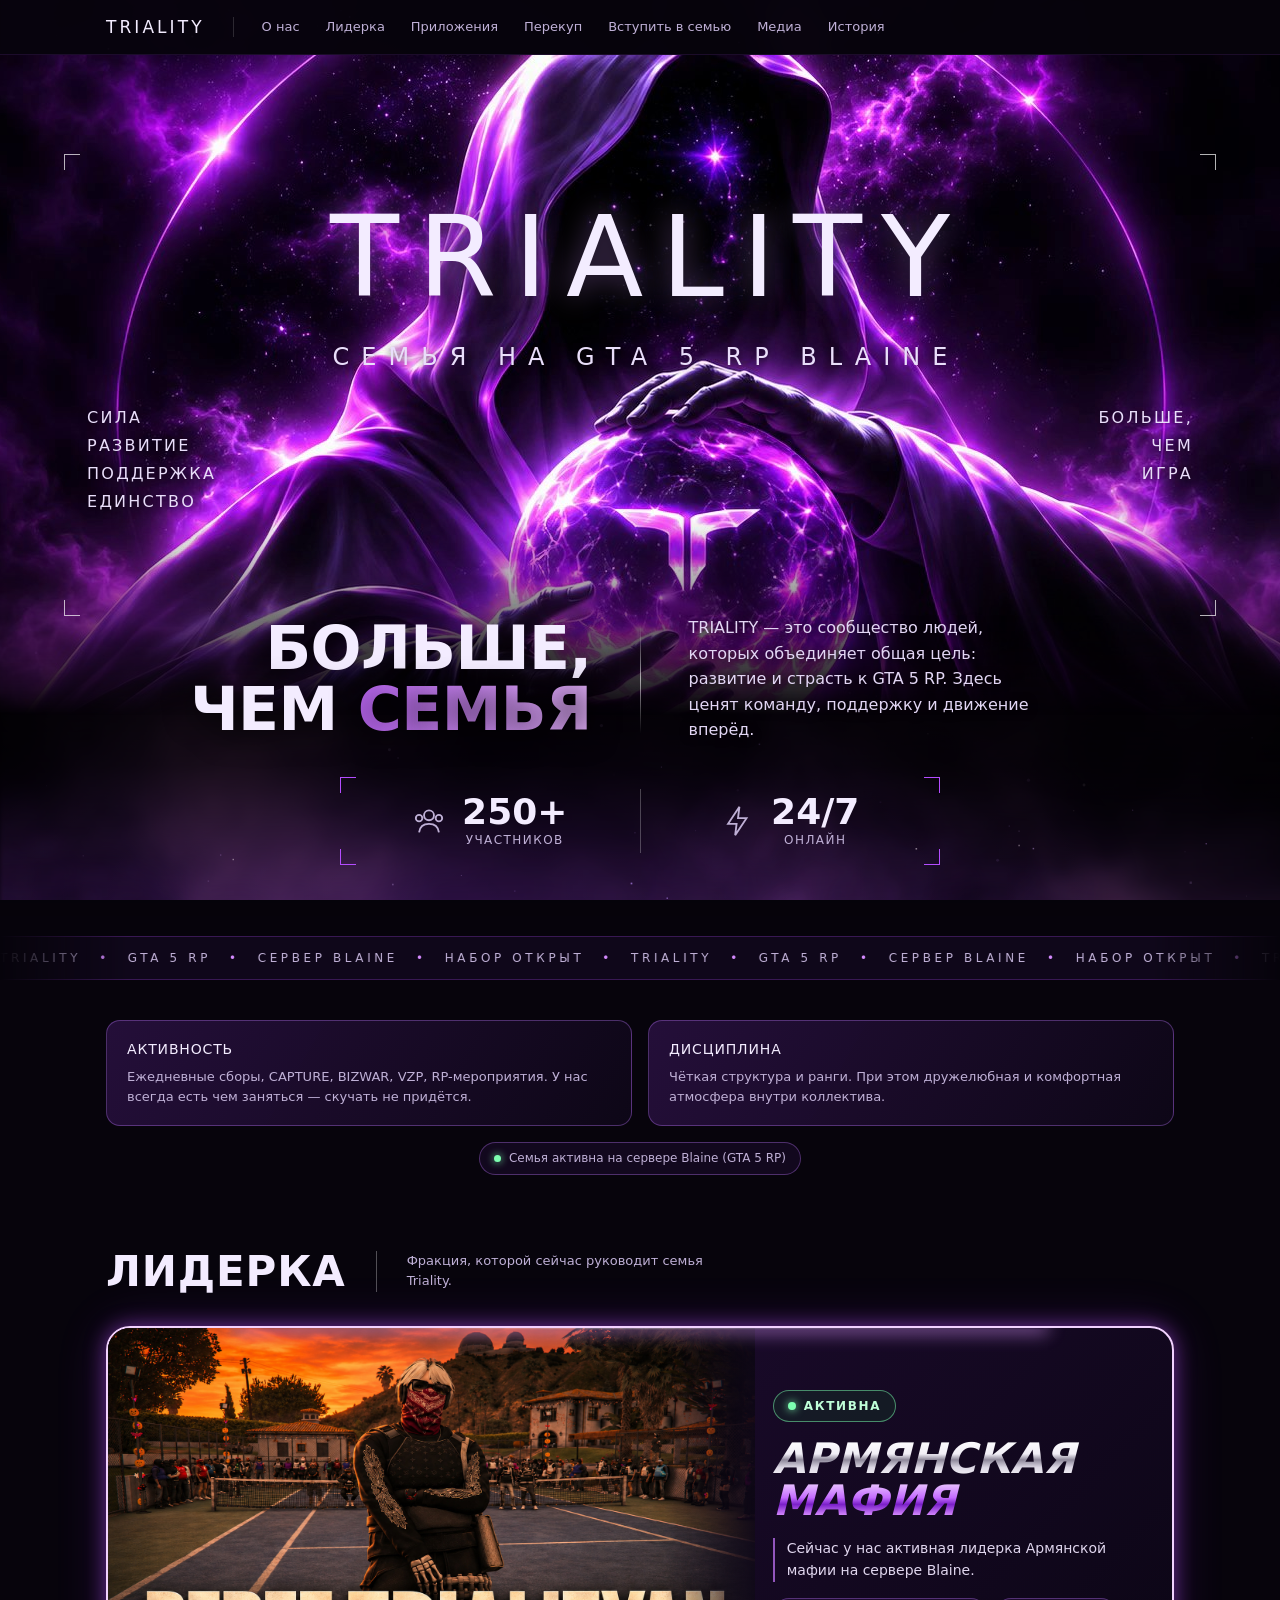
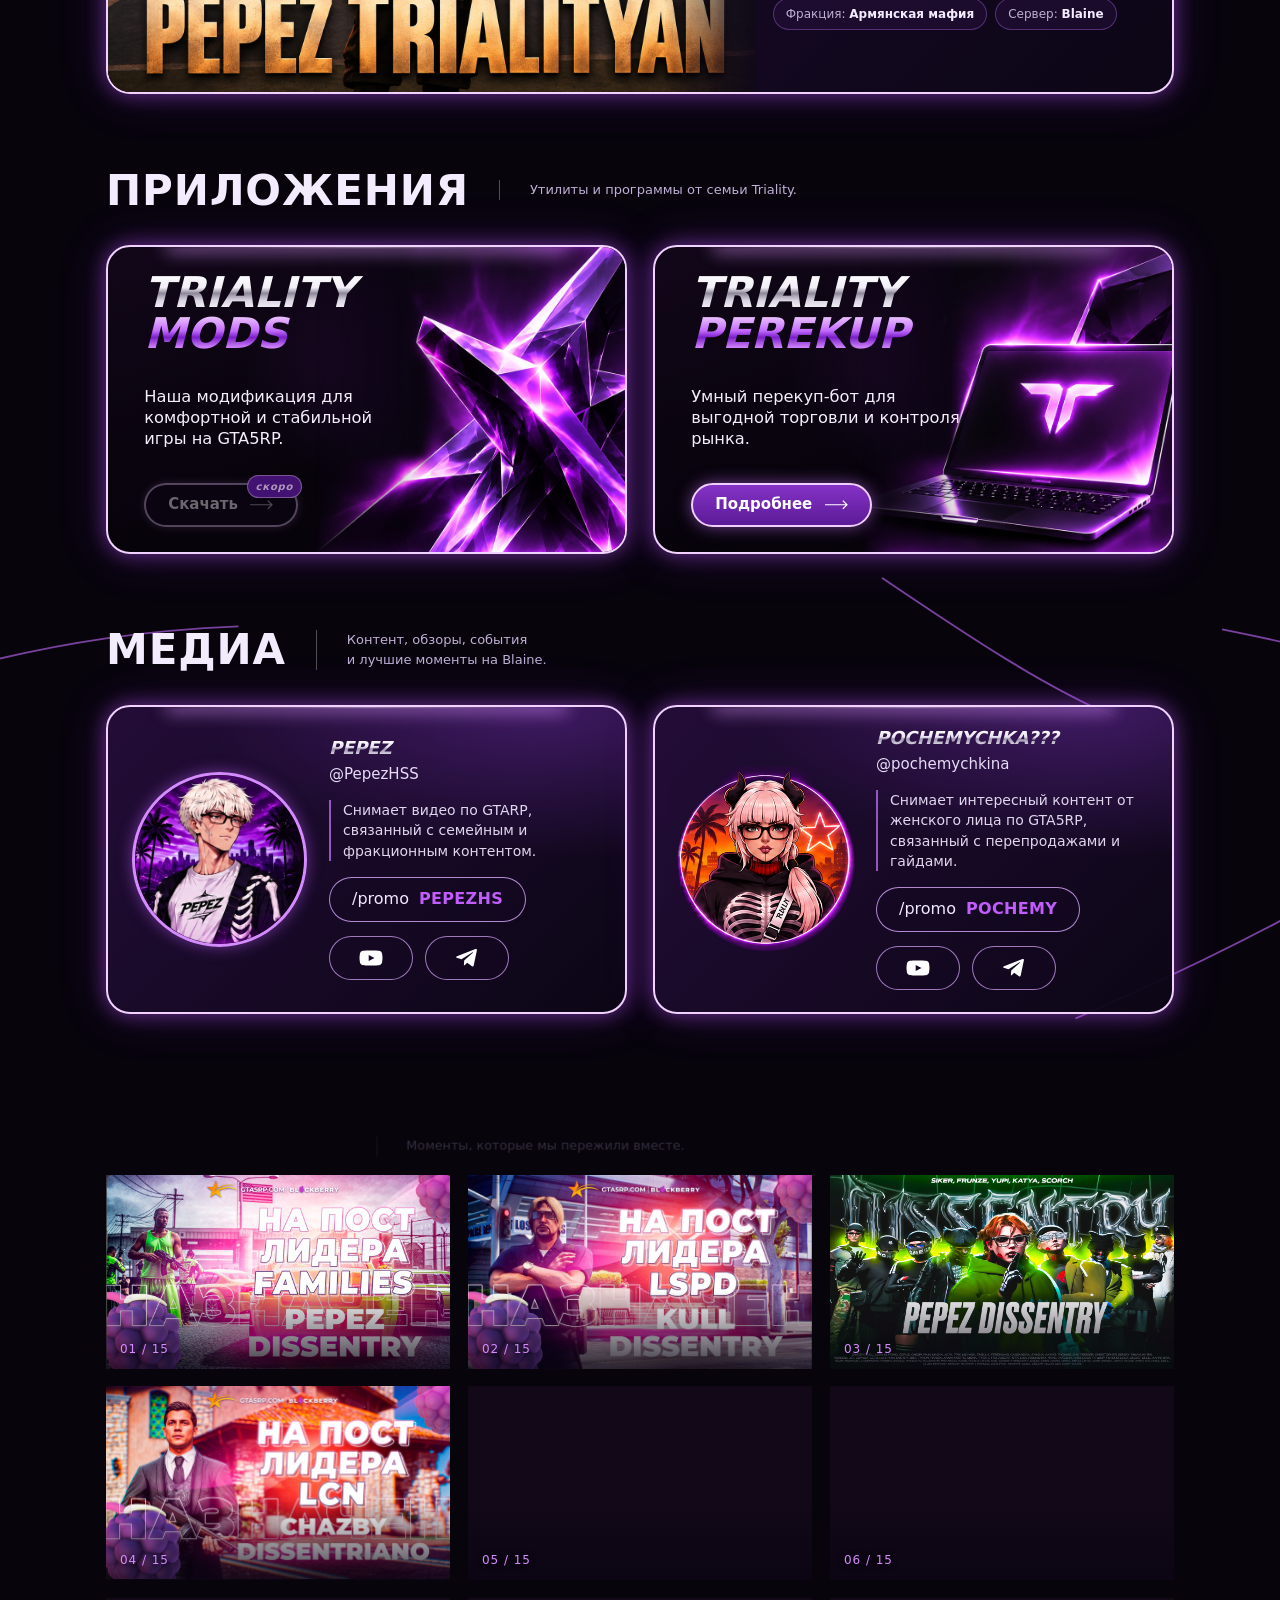
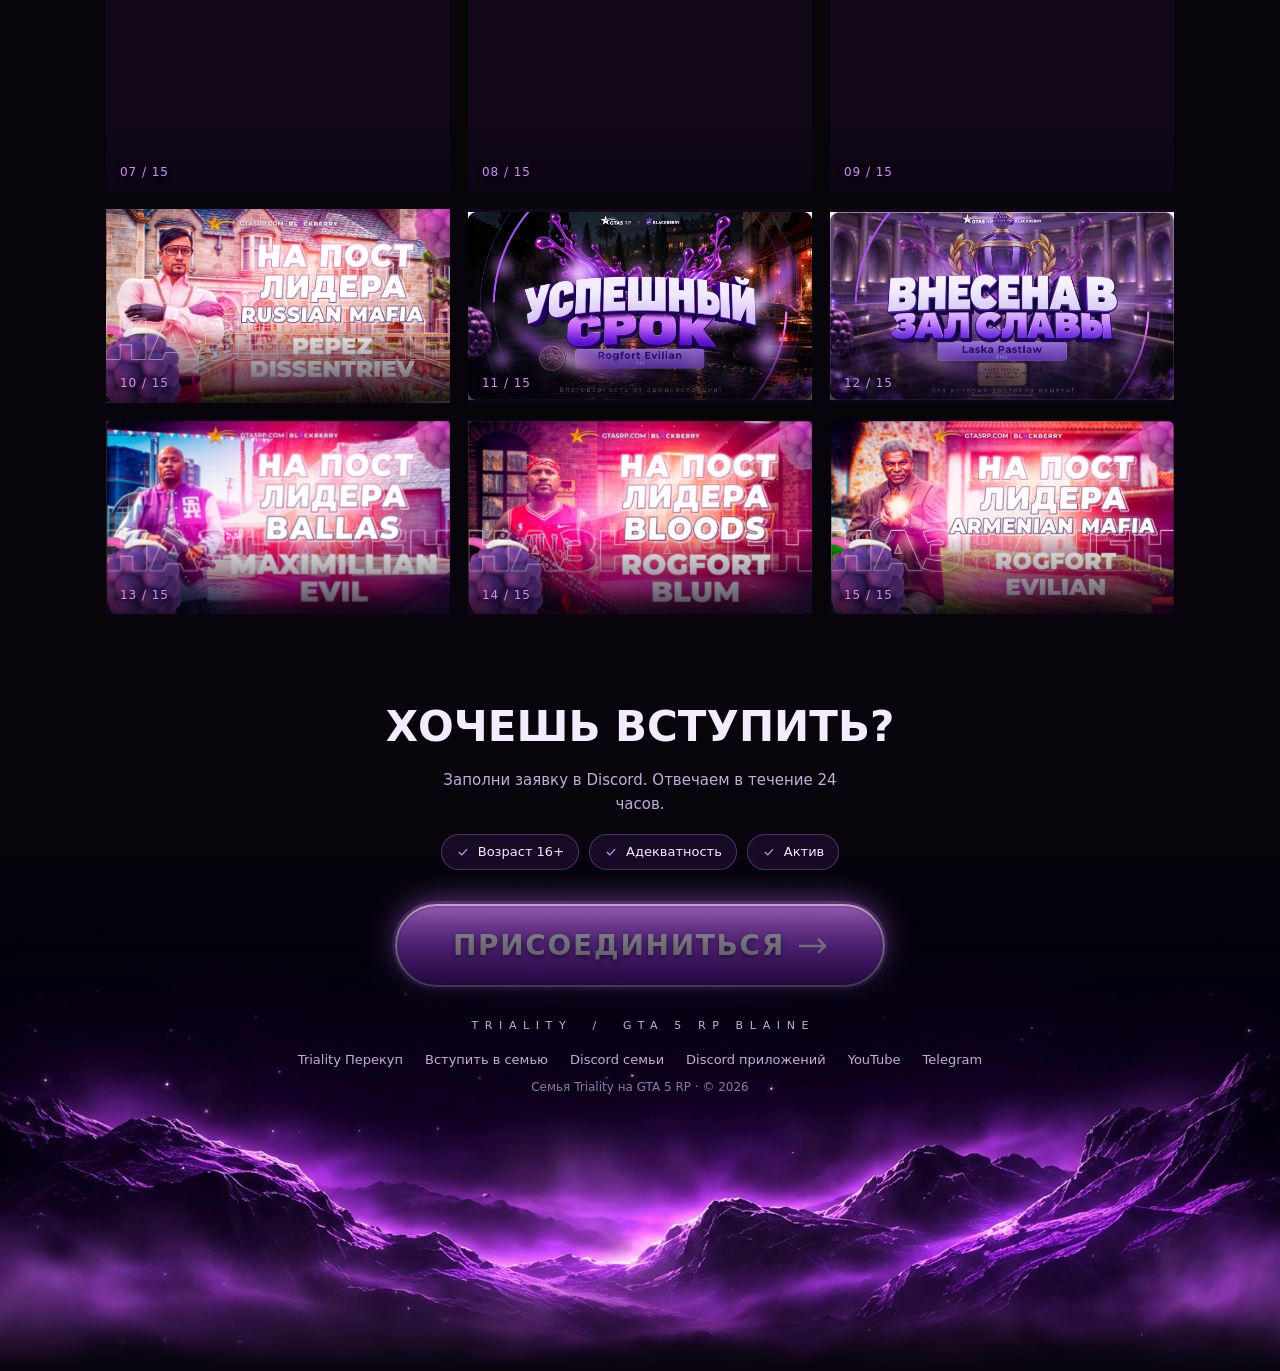
<file: index.html>
<!doctype html>
<html lang="ru">
<head>
<meta charset="utf-8">
<!-- Безопасность -->
<meta http-equiv="Content-Security-Policy" content="default-src 'none'; script-src 'self' https://gc.zgo.at; style-src 'self' 'unsafe-inline' https://fonts.googleapis.com; font-src https://fonts.gstatic.com; img-src 'self' data: https://triality.goatcounter.com/count; media-src 'self'; manifest-src 'self'; connect-src 'self' https://triality.goatcounter.com/count https://triality.goatcounter.com/counter/; base-uri 'none'; form-action 'none'; object-src 'none'; upgrade-insecure-requests">
<meta name="referrer" content="strict-origin-when-cross-origin">
<meta name="viewport" content="width=device-width, initial-scale=1, viewport-fit=cover">

<!-- Favicon -->
<link rel="icon" href="favicon.ico" sizes="any">
<link rel="icon" href="favicon-32x32.png" type="image/png" sizes="32x32">
<link rel="icon" href="favicon-16x16.png" type="image/png" sizes="16x16">
<link rel="apple-touch-icon" href="apple-touch-icon.png">
<link rel="manifest" href="site.webmanifest">

<title>Triality — семья на GTA 5 RP Blaine | Набор открыт</title>
<meta name="description" content="TRIALITY — семья на GTA 5 RP, сервер Blaine. Набор открыт: капты, бизвары, ВЗП, RP-мероприятия. Лидерка Армянской мафии и бесплатная программа Triality Перекуп.">
<link rel="canonical" href="https://trialityfamq.com/">
<meta name="robots" content="index, follow">
<meta name="theme-color" content="#07040c">

<!-- Превью ссылки в Discord, Telegram, VK и поиске -->
<meta property="og:type" content="website">
<meta property="og:site_name" content="Triality">
<meta property="og:locale" content="ru_RU">
<meta property="og:url" content="https://trialityfamq.com/">
<meta property="og:title" content="Triality — семья на GTA 5 RP Blaine">
<meta property="og:description" content="Набор открыт. Капты, бизвары, ВЗП, лидерка Армянской мафии и своя программа Triality Перекуп.">
<meta property="og:image" content="https://trialityfamq.com/og-image.jpg">
<meta property="og:image:width" content="1200">
<meta property="og:image:height" content="630">
<meta property="og:image:alt" content="Логотип семьи Triality">
<meta name="twitter:card" content="summary_large_image">
<meta name="twitter:title" content="Triality — семья на GTA 5 RP Blaine">
<meta name="twitter:description" content="Набор открыт. Капты, бизвары, ВЗП, лидерка Армянской мафии и своя программа Triality Перекуп.">
<meta name="twitter:image" content="https://trialityfamq.com/og-image.jpg">

<!-- Данные о семье для Google и Яндекса (это не скрипт, браузер его не выполняет) -->
<script type="application/ld+json">
{"@context":"https://schema.org","@type":"Organization","name":"Triality","alternateName":"Семья Triality GTA 5 RP","url":"https://trialityfamq.com/","logo":"https://trialityfamq.com/android-chrome-512x512.png","description":"TRIALITY — семья на GTA 5 RP, сервер Blaine. Набор открыт: капты, бизвары, ВЗП, RP-мероприятия. Лидерка Армянской мафии и бесплатная программа Triality Перекуп.","sameAs":["https://discord.gg/r8jFgSQWxs","https://discord.gg/trialitymods","https://www.youtube.com/@PepezHSS","https://www.youtube.com/@pochemychkina","https://t.me/trialitymods","https://t.me/pepez5rp","https://t.me/pochemychkinaa"]}
</script>
<link rel="preconnect" href="https://fonts.googleapis.com">
<link rel="stylesheet" href="https://fonts.googleapis.com/css2?family=Michroma&family=Montserrat:ital,wght@0,500;1,800&family=Unbounded:wght@300;400;500;700;800&family=Manrope:wght@400;500;600;700&display=swap">
<style>
:root{
  --bg:#07040c; --ink:#f3ecff; --ink2:#bfb0d6; --muted:#8a7aa3;
  --vio:#b44dff; --vio2:#d58bff; --line:rgba(190,120,255,.35);
  --card:linear-gradient(120deg,rgba(40,16,62,.9),rgba(14,7,24,.95));
  --f-logo:"Michroma","Unbounded",system-ui,sans-serif;
  --f-head:"Unbounded","Arial Black",system-ui,sans-serif;
  --f-body:"Manrope",system-ui,-apple-system,"Segoe UI",sans-serif;
  --ease:cubic-bezier(.16,1,.3,1);
  color-scheme:dark;
}
*{box-sizing:border-box}
body{
  margin:0;
  -webkit-user-select: none;
  -moz-user-select: none;
  -ms-user-select: none;
  user-select: none;
}
img{max-width:100%}[hidden]{display:none!important}
html{scroll-behavior:smooth}
body{background:var(--bg);color:var(--ink);font-family:var(--f-body);font-size:15px;line-height:1.55;overflow-x:hidden;overflow-x:clip}
html{overflow-x:hidden;overflow-x:clip}
.wrap{max-width:1100px;margin:0 auto;padding-left:max(16px,env(safe-area-inset-left,0px));padding-right:max(16px,env(safe-area-inset-right,0px))}
a{color:inherit;text-decoration:none}
button{font:inherit;color:inherit;cursor:pointer;background:none;border:0}
:focus-visible{outline:2px solid var(--vio2);outline-offset:3px}
section{scroll-margin-top:80px}

#stars{position:fixed;inset:0;width:100%;height:100%;pointer-events:none;z-index:0}
.fogfx{position:fixed;inset:0;z-index:0;pointer-events:none;overflow:hidden}
.fogfx i{position:absolute;display:block;border-radius:50%;will-change:transform;transform:translateZ(0);backface-visibility:hidden;opacity:0.4}
.fogfx i:nth-child(1){width:90vmax;height:55vmax;left:-30vmax;top:-10vmax;background:radial-gradient(closest-side,rgba(140,50,220,.6),transparent);animation:fogA 46s ease-in-out infinite alternate}
.fogfx i:nth-child(2){width:80vmax;height:50vmax;right:-35vmax;top:20vh;background:radial-gradient(closest-side,rgba(170,70,240,.5),transparent);animation:fogB 58s ease-in-out infinite alternate}
.fogfx i:nth-child(3){width:110vmax;height:45vmax;left:-20vmax;bottom:-22vmax;background:radial-gradient(closest-side,rgba(120,40,200,.6),transparent);animation:fogC 64s ease-in-out infinite alternate}
.fogfx i:nth-child(4){width:60vmax;height:38vmax;left:30vw;top:35vh;background:radial-gradient(closest-side,rgba(200,110,255,.3),transparent);animation:fogD 38s ease-in-out infinite alternate}
.fogfx i:nth-child(5){width:140vmax;height:30vmax;left:-20vmax;top:45vh;border-radius:40%;background:radial-gradient(50% 50% at 30% 50%,rgba(150,60,230,.4),transparent 70%),radial-gradient(40% 50% at 75% 45%,rgba(120,40,210,.4),transparent 70%);animation:fogE 30s linear infinite alternate}
@keyframes fogA{to{transform:translate(28vw,18vh) scale(1.15)}}
@keyframes fogB{to{transform:translate(-30vw,-14vh) scale(1.2)}}
@keyframes fogC{to{transform:translate(22vw,-10vh) scale(.9)}}
@keyframes fogD{to{transform:translate(-26vw,22vh) scale(1.3)}}
@keyframes fogE{to{transform:translateX(-30vmax) translateY(-6vh)}}
main,header,footer{position:relative;z-index:1}
header{position:sticky;top:env(safe-area-inset-top,0px);z-index:20;background:rgba(7,4,12,0.95);border-bottom:1px solid rgba(180,77,255,.12)}
body::before{content:"";position:fixed;inset:0 0 auto;height:env(safe-area-inset-top,0px);z-index:30;background:var(--bg)}
.nav{display:flex;align-items:center;gap:28px;padding-block:14px}
.logo{font-family:var(--f-logo);letter-spacing:.18em;font-size:17px;transition:text-shadow .4s,color .3s}
.logo:hover{color:#fff;text-shadow:0 0 18px rgba(200,120,255,.9),0 0 36px rgba(180,77,255,.5)}
.nav nav{display:flex;gap:26px;padding-left:28px;border-left:1px solid rgba(255,255,255,.15);font-size:13px}
.nav nav a{position:relative;color:var(--ink2);transition:color .3s}
.nav nav a::after{content:"";position:absolute;left:0;right:0;bottom:-6px;height:1px;background:var(--vio2);transform:scaleX(0);transform-origin:left;transition:transform .45s var(--ease);box-shadow:0 0 8px var(--vio)}
.nav nav a:hover{color:var(--ink)}
.nav nav a:hover::after{transform:scaleX(1)}
.nav .btns{margin-left:auto;display:flex;gap:10px;align-items:center}
.pill{display:inline-block;border-radius:99px;padding:8px 20px;font-size:13px;border:1px solid rgba(255,255,255,.35);transition:box-shadow .35s,border-color .35s,transform .35s var(--ease),background .35s}
.pill:hover{border-color:var(--vio2);box-shadow:0 0 18px rgba(180,77,255,.55);transform:translateY(-1px)}
.pill.solid{background:linear-gradient(180deg,#9b3be6,#6a1fb0);border-color:#c27aff;box-shadow:0 0 14px rgba(180,77,255,.45)}
.burger{display:none;width:40px;height:40px;border-radius:50%;border:1px solid rgba(255,255,255,.3);place-items:center}
.burger svg{width:18px;height:18px;stroke:currentColor;stroke-width:1.6;fill:none}
.mnav{display:none}

/* ================= ИСПРАВЛЕННЫЙ ФОН (HERO) ================= */
.hero{position:relative;text-align:center;padding-bottom:70px;
  /* Чёрный фон плавно растворяется внизу, без резкой границы */
  background:linear-gradient(to bottom,#000 0,#000 calc(100% - 330px),rgba(0,0,0,.75) calc(100% - 170px),rgba(0,0,0,.3) calc(100% - 70px),rgba(0,0,0,0) 100%);}
.stage{
  position:relative;
  width:100%;
  /* Высота экрана минус место под блок «Больше, чем семья» и цифры — всё видно сразу */
  height: calc(100vh - 240px);
  height: calc(100svh - 240px);
  min-height: 440px;
  overflow:hidden;
  background: transparent;
}
.art {
  position: absolute;
  inset: 0;
  width: 100%;
  height: 100%;
  /* Убираем жесткие обрезки, делаем мягкое затухание снизу и по бокам */
  -webkit-mask: linear-gradient(to bottom, #000 70%, transparent 100%);
  mask: linear-gradient(to bottom, #000 70%, transparent 100%);
}
.art .vid {
  position: absolute;
  top: 50%;
  left: 50%;
  transform: translate(-50%, -50%);
  min-width: 100%;
  min-height: 100%;
  width: auto;
  height: auto;
  object-fit: cover; /* Заполняет весь блок, сохраняя пропорции */
  display: block;
  pointer-events: none;
}
/* ========================================================= */

.frame{
  position:absolute;
  left:5%;
  right:5%;
  top:15%;
  height:70%;
  z-index: 10;
}
.frame .title{position:absolute;left:0;right:0;top:10%;margin:0}
.frame .sub{position:absolute;left:0;right:0;top:40%;margin:0}
.br{position:absolute;width:16px;height:16px;border-color:rgba(255,255,255,.7);border-style:solid;border-width:0}
.br.tl{left:0;top:0;border-top-width:1.5px;border-left-width:1.5px}
.br.tr{right:0;top:0;border-top-width:1.5px;border-right-width:1.5px}
.br.bl{left:0;bottom:0;border-bottom-width:1.5px;border-left-width:1.5px}
.br.brr{right:0;bottom:0;border-bottom-width:1.5px;border-right-width:1.5px}
h1.title{font-family:var(--f-logo);font-weight:400;font-size:min(10vw,120px,calc(17vh - 40px));letter-spacing:.16em;line-height:1;text-shadow:0 0 30px rgba(200,140,255,.45),0 2px 18px rgba(0,0,0,.6);padding-left:.16em}
h1.title span{display:inline-block}
.sub{font-family:var(--f-head);font-weight:300;font-size:min(2vw,24px);letter-spacing:.5em;color:#e9defa;padding-left:.5em;text-shadow:0 1px 10px rgba(0,0,0,.7)}
.side{position:absolute;top:54%;font-family:var(--f-head);font-weight:300;font-size:min(1.3vw,16px);line-height:1.75;letter-spacing:.14em;color:#e9defa;text-align:left;text-shadow:0 1px 8px rgba(0,0,0,.8)}
.side.l{left:2%}.side.r{right:2%;text-align:right}
.side span{display:block}

.ticker{overflow:hidden;border-block:1px solid rgba(180,77,255,.25);background:rgba(25,10,40,.5);margin:0;-webkit-mask:linear-gradient(90deg,transparent,#000 10%,#000 90%,transparent);mask:linear-gradient(90deg,transparent,#000 10%,#000 90%,transparent);position:relative;z-index:10;}
.ticker div{display:flex;width:max-content;animation:marquee 28s linear infinite;will-change:transform;transform:translateZ(0);}
.ticker span{font-family:var(--f-logo);font-size:12px;letter-spacing:.3em;color:var(--ink2);padding:12px 0;white-space:nowrap}
.ticker b{color:var(--vio2);font-weight:400;padding:0 18px}
@keyframes marquee{from{transform:translate3d(-50%, 0, 0)}to{transform:translate3d(0%, 0, 0)}}
.about{position:relative;z-index:2;display:grid;grid-template-columns:1fr auto 1fr;gap:clamp(20px,4vw,48px);align-items:center;margin-top:clamp(-100px,-8vw,-20px)}
.about h2{font-family:var(--f-head);font-weight:700;font-size:clamp(30px,5.2vw,60px);line-height:1.02;margin:0;text-align:right;letter-spacing:-.01em;text-shadow:0 4px 30px rgba(0,0,0,.7)}
.about h2 em{font-style:normal;background:linear-gradient(90deg,#c46bff,#e7b3ff,#a43cf0,#c46bff);background-size:300% 100%;-webkit-background-clip:text;background-clip:text;color:transparent;animation:hue 6s linear infinite}
.vline{width:1px;height:110px;background:linear-gradient(transparent,rgba(255,255,255,.6),transparent)}
.about .lead{margin:0;text-align:left;color:#e2d6f4;font-size:clamp(13px,1.35vw,16px);line-height:1.6;max-width:36ch;text-shadow:0 1px 10px rgba(0,0,0,.8);min-width:0}
.stats{position:relative;display:flex;justify-content:center;margin:clamp(22px,3vw,34px) auto 0;max-width:600px;padding:12px 0}
.stats .br{border-color:var(--vio)}
.stat{flex:1;display:flex;gap:16px;align-items:center;justify-content:center;padding:4px 18px}
.stat+.stat{border-left:1px solid rgba(255,255,255,.25)}
.stat svg{width:34px;height:34px;stroke:var(--ink2);fill:none;stroke-width:1.3;flex:none}
.stat b{display:block;font-family:var(--f-head);font-size:clamp(24px,3.2vw,36px);font-weight:700;line-height:1.05;font-variant-numeric:tabular-nums;white-space:nowrap}
.stat small{display:block;text-align:center;font-size:12px;letter-spacing:.12em;text-transform:uppercase;color:var(--ink2)}
.facts{display:grid;grid-template-columns:1fr 1fr;gap:16px;margin-top:40px}
.fact{border:1px solid var(--line);border-radius:14px;padding:18px 20px;background:var(--card);transition:transform .45s var(--ease),border-color .35s,box-shadow .45s}
.fact:hover{transform:translateY(-4px);border-color:rgba(214,150,255,.7);box-shadow:0 12px 32px -12px rgba(180,77,255,.7)}
.fact h3{margin:0 0 6px;font-family:var(--f-head);font-weight:500;font-size:14px;letter-spacing:.06em}
.fact p{margin:0;font-size:13px;color:var(--ink2)}
.status{grid-column:1/-1;justify-self:center;display:inline-flex;align-items:center;gap:8px;font-size:12px;color:var(--ink2);border:1px solid var(--line);border-radius:99px;padding:6px 14px;background:rgba(30,12,48,.5)}
.status i{width:7px;height:7px;border-radius:50%;background:#7dffb0;box-shadow:0 0 8px #7dffb0;animation:blink 2s ease-in-out infinite}
.shead{display:flex;align-items:center;gap:30px;margin:64px 0 22px}
.shead h2{font-family:var(--f-head);font-weight:700;font-size:clamp(26px,4vw,42px);margin:0;letter-spacing:.02em}
.shead p{margin:0;font-size:13px;color:var(--ink2);max-width:40ch;border-left:1px solid rgba(255,255,255,.3);padding-left:30px}

.apps{display:grid;grid-template-columns:1fr 1fr;gap:26px}
.app{position:relative;display:flex;align-items:center;aspect-ratio:1300/770;border-radius:24px;overflow:hidden;container-type:inline-size;isolation:isolate;
  background:radial-gradient(90% 80% at 80% 40%,rgba(130,40,200,.28),transparent 60%),linear-gradient(160deg,#120719,#07030b 60%);
  border:2px solid #f2d2ff;box-shadow:0 0 20px rgba(190,80,255,.5),0 0 50px rgba(160,60,240,.2);
  transition:box-shadow .5s,transform .5s var(--ease)}
.app::before,.cr::before{content:"";z-index:2;pointer-events:none;position:absolute;left:12%;right:12%;top:-2px;height:2px;background:linear-gradient(90deg,transparent,#fff,transparent);filter:blur(1px);box-shadow:0 0 18px 4px rgba(220,150,255,.8);opacity:.9}
.app .pic{position:absolute;right:0;top:0;bottom:0;width:60%;background-size:cover;background-position:right center;transition:transform .9s var(--ease);
  -webkit-mask:linear-gradient(90deg,transparent 0,rgba(0,0,0,.6) 18%,#000 34%);mask:linear-gradient(90deg,transparent 0,rgba(0,0,0,.6) 18%,#000 34%);
  pointer-events:none}
.app .glare{position:absolute;inset:0;background:radial-gradient(420px circle at 70% 40%,rgba(210,140,255,.2),transparent 45%);opacity:0;transition:opacity .4s;pointer-events:none}
.app:hover{transform:translateY(-6px);box-shadow:0 0 40px rgba(200,90,255,.8),0 0 80px rgba(160,60,240,.4)}
.app:hover .glare{opacity:1}
.app:hover .pic{transform:scale(1.06)}
.app .in{position:relative;padding-left:7%;max-width:60%;z-index:20;pointer-events:auto}
.app h3{margin:0;font-family:"Montserrat",var(--f-head);font-style:italic;font-weight:800;font-size:clamp(26px,8.2cqi,110px);line-height:.98;letter-spacing:-.005em}
.app h3 .t1{display:block;background:linear-gradient(180deg,#fff 0%,#f1eef6 38%,#8d8799 52%,#dcd7e4 70%,#fff 100%);-webkit-background-clip:text;background-clip:text;color:transparent;}
.app h3 .t2{display:block;background:linear-gradient(180deg,#f3d9ff 0%,#c46bff 42%,#7a1fc9 58%,#d88dff 85%,#fff 100%);-webkit-background-clip:text;background-clip:text;color:transparent;}
.app p{margin:6cqi 0 0;font-family:"Montserrat",var(--f-body);font-weight:500;font-size:clamp(13px,3.15cqi,40px);line-height:1.3;color:#f4eefb}
.go{
  position:relative;z-index:40;
  display:inline-flex;align-items:center;gap:clamp(10px,2.4cqi,26px);margin-top:6.5cqi;
  height:clamp(44px,7.2cqi,96px);padding:0 clamp(22px,4cqi,48px);
  font-family:"Montserrat",var(--f-body);font-weight:600;font-size:clamp(14px,2.9cqi,36px);
  color:rgba(255,255,255,.55);border-radius:99px;border:2px solid rgba(240,207,255,.45);
  background:rgba(20,6,36,.35);
  box-shadow:0 0 10px rgba(233,182,255,.2);
  cursor:not-allowed;pointer-events:none;user-select:none;
  opacity:.72;
}
.go.live{color:#fff;border-color:#f0cfff;background:linear-gradient(180deg,rgba(155,59,230,.85),rgba(106,31,176,.85));box-shadow:0 0 16px rgba(200,110,255,.55);cursor:pointer;pointer-events:auto;opacity:1;transition:box-shadow .35s,transform .35s var(--ease),filter .35s}
.go.live:hover{transform:translateY(-2px);filter:brightness(1.15);box-shadow:0 0 28px rgba(210,130,255,.9)}
.go.live svg{opacity:1;transition:transform .35s var(--ease)}
.go.live:hover svg{transform:translateX(6px)}
.go svg{width:clamp(22px,4.6cqi,56px);height:auto;flex:none;stroke:currentColor;fill:none;stroke-width:2;position:relative;z-index:1;opacity:.7}
/* Счётчик скачиваний Перекупа (число берётся из GoatCounter в script.js; пока не загрузилось — скрыт) */
.dl-count{position:absolute;right:4cqi;bottom:4cqi;z-index:25;display:flex;align-items:center;gap:clamp(6px,1.4cqi,10px);
  padding:clamp(5px,1.2cqi,10px) clamp(10px,2.4cqi,18px);border-radius:99px;border:1px solid rgba(220,170,255,.45);
  background:rgba(14,6,26,.72);-webkit-backdrop-filter:blur(6px);backdrop-filter:blur(6px);box-shadow:0 0 14px rgba(180,77,255,.35);
  font-family:"Montserrat",var(--f-body);font-weight:500;font-size:clamp(11px,2.3cqi,20px);line-height:1.2;color:#e6dcf5;white-space:nowrap;
  opacity:0;transform:translateY(4px);transition:opacity .6s var(--ease),transform .6s var(--ease)}
.app-more{position:absolute;right:4cqi;top:4cqi;z-index:35;display:inline-flex;align-items:center;gap:8px;padding:clamp(5px,1.1cqi,9px) clamp(10px,2.2cqi,16px);border-radius:99px;
  border:1px solid rgba(220,170,255,.45);background:rgba(14,6,26,.72);-webkit-backdrop-filter:blur(6px);backdrop-filter:blur(6px);
  font-family:"Montserrat",var(--f-body);font-weight:600;font-size:clamp(11px,2.2cqi,18px);color:#f1e9ff;transition:box-shadow .3s,background .3s,border-color .3s}
.app-more:hover{background:rgba(120,40,190,.5);border-color:#f0cfff;box-shadow:0 0 16px rgba(180,77,255,.6)}
.app-more svg{width:clamp(14px,2.6cqi,22px);height:auto;stroke:currentColor;fill:none;stroke-width:2.2;transition:transform .3s var(--ease)}
.app-more:hover svg{transform:translateX(4px)}
.join > p.join-more-p{margin:-6px auto 56px}
.join-more{display:inline-flex;align-items:center;gap:8px;margin-top:4px;font-size:14px;color:var(--ink2);border-bottom:1px solid rgba(213,139,255,.5);padding-bottom:2px;transition:color .3s,border-color .3s}
.join-more:hover{color:#fff;border-color:#fff}
.dl-count.on{opacity:1;transform:none}
.dl-count svg{width:clamp(13px,2.6cqi,22px);height:auto;flex:none;stroke:var(--vio2);fill:none;stroke-width:2.2}
.dl-count b{font-family:var(--f-head);font-weight:700;color:#fff;font-variant-numeric:tabular-nums}
.go-soon{position:absolute;top:-10px;right:-6px;font-size:10px;letter-spacing:.08em;padding:3px 8px;border-radius:99px;background:#5b1a9a;color:#f0d2ff;border:1px solid rgba(240,207,255,.5);font-family:var(--f-body);font-weight:600;opacity:1;pointer-events:none}

/* ===== Лидерка ===== */
.lead-card{position:relative;display:grid;grid-template-columns:minmax(0,1.55fr) minmax(0,1fr);border-radius:24px;overflow:hidden;isolation:isolate;
  border:2px solid #f2d2ff;background:linear-gradient(135deg,rgba(38,14,60,.92),rgba(12,6,22,.96));
  box-shadow:0 0 20px rgba(190,80,255,.5),0 0 50px rgba(160,60,240,.2);transition:box-shadow .5s,transform .5s var(--ease)}
.lead-card::before{content:"";z-index:3;pointer-events:none;position:absolute;left:12%;right:12%;top:-2px;height:2px;background:linear-gradient(90deg,transparent,#fff,transparent);filter:blur(1px);box-shadow:0 0 18px 4px rgba(220,150,255,.8);opacity:.9}
.lead-card:hover{transform:translateY(-4px);box-shadow:0 0 40px rgba(200,90,255,.8),0 0 80px rgba(160,60,240,.4)}
.lead-pic{position:relative;min-height:100%;aspect-ratio:16/9;overflow:hidden;background:#120818}
.lead-pic img{position:absolute;inset:0;width:100%;height:100%;object-fit:cover;display:block;transition:transform .9s var(--ease)}
.lead-card:hover .lead-pic img{transform:scale(1.04)}
.lead-pic::after{content:"";position:absolute;inset:0;background:linear-gradient(90deg,transparent 86%,rgba(14,7,24,.9));pointer-events:none}
.lead-in{position:relative;display:flex;flex-direction:column;justify-content:center;gap:16px;padding:28px 30px 28px 18px;min-width:0}
.lead-badge{align-self:flex-start;display:inline-flex;align-items:center;gap:8px;font-size:12px;font-weight:700;letter-spacing:.14em;text-transform:uppercase;color:#bfffd8;
  border:1px solid rgba(125,255,176,.5);border-radius:99px;padding:6px 14px;background:rgba(20,60,40,.35)}
.lead-badge i{width:8px;height:8px;border-radius:50%;background:#7dffb0;box-shadow:0 0 8px #7dffb0;animation:blink 2s ease-in-out infinite}
.lead-in h3{margin:0;font-family:"Montserrat",var(--f-head);font-style:italic;font-weight:800;font-size:clamp(26px,3.4vw,42px);line-height:1}
.lead-in h3 .t1{display:block;background:linear-gradient(180deg,#fff 0%,#f1eef6 38%,#8d8799 52%,#dcd7e4 70%,#fff 100%);-webkit-background-clip:text;background-clip:text;color:transparent}
.lead-in h3 .t2{display:block;background:linear-gradient(180deg,#f3d9ff 0%,#c46bff 42%,#7a1fc9 58%,#d88dff 85%,#fff 100%);-webkit-background-clip:text;background-clip:text;color:transparent}
.lead-in p{margin:0;font-size:14px;line-height:1.55;color:#e0d6ee;padding-left:12px;border-left:2px solid rgba(200,120,255,.7)}
.lead-meta{display:flex;flex-wrap:wrap;gap:8px}
.lead-meta span{font-size:12px;padding:6px 12px;border-radius:99px;border:1px solid var(--line);background:rgba(40,16,62,.5);color:var(--ink2)}
.lead-meta b{color:var(--ink);font-weight:600}
/* Если лидерки нет: поменяй class="lead-card" на class="lead-card off" */
.lead-card.off .lead-badge{color:#ffb3c4;border-color:rgba(255,120,150,.5);background:rgba(70,20,35,.35)}
.lead-card.off .lead-badge i{background:#ff7a99;box-shadow:0 0 8px #ff7a99;animation:none}
.lead-card.off .lead-pic img{filter:grayscale(1) brightness(.6)}
@media (max-width:860px){
  .lead-card{grid-template-columns:1fr}
  .lead-pic::after{background:linear-gradient(transparent 55%,rgba(14,7,24,.95))}
  .lead-in{padding:6px 20px 24px}
}

.creators{display:grid;grid-template-columns:1fr 1fr;gap:26px}
.cr{position:relative;display:grid;grid-template-columns:40% minmax(0,1fr);align-items:center;min-height:300px;border-radius:24px;overflow:hidden;border:2px solid #f2d2ff;
  background:radial-gradient(120% 90% at 85% 0%,rgba(150,60,230,.32),transparent 55%),linear-gradient(135deg,rgba(38,14,60,.92),rgba(12,6,22,.96));
  box-shadow:0 0 20px rgba(190,80,255,.5),0 0 50px rgba(160,60,240,.2);transition:box-shadow .5s,transform .5s var(--ease)}
.cr::after{content:"";position:absolute;inset:0;background:linear-gradient(115deg,transparent 40%,rgba(255,230,255,.12) 50%,transparent 60%);transform:translateX(-100%);pointer-events:none}
.cr:hover{transform:translateY(-4px);box-shadow:0 0 40px rgba(200,90,255,.8),0 0 80px rgba(160,60,240,.4)}
.cr:hover::after{animation:sweep 1.1s var(--ease)}
.cr-art{position:relative;align-self:stretch;display:grid;place-items:center;padding:18px 0 18px 16px}
.cr-art img{display:block;width:100%;height:auto;object-fit:contain;animation:float 6s ease-in-out infinite;transition:transform 1.2s var(--ease)}
.pep .cr-art img{width:92%;border-radius:50%;border:3px solid #d58bff;box-shadow:0 0 15px rgba(190,90,255,.5);animation-delay:-3s}
.cr:hover .cr-art img{transform:scale(1.04)}
.cr-in{position:relative;padding:22px 26px 22px 14px;min-width:0;container-type:inline-size}
.cr-name{margin:0;font-family:var(--f-head);font-style:italic;font-weight:800;font-size:clamp(15px,6.6cqi,30px);line-height:1;letter-spacing:-.01em;white-space:nowrap;
  background:linear-gradient(180deg,#fff 0%,#e9e3f2 45%,#9d93ad 55%,#f4f0fa 100%);-webkit-background-clip:text;background-clip:text;color:transparent;}
.cr-handle{margin-top:6px;font-size:15px;color:#e6dcf5}
.cr-desc{margin:14px 0 16px;padding-left:12px;border-left:2px solid rgba(200,120,255,.7);font-size:14px;line-height:1.45;color:#e0d6ee}
.promo{position:relative;display:inline-flex;align-items:center;gap:10px;padding:9px 22px;border-radius:99px;border:1.5px solid rgba(220,170,255,.8);font-size:16px;color:#f1e9ff;background:rgba(20,8,34,.5);transition:box-shadow .3s,background .3s}
.promo b{color:#c25cff;font-family:var(--f-head);font-weight:700;letter-spacing:.02em;}
.promo:hover{box-shadow:0 0 18px rgba(180,77,255,.6);background:rgba(90,30,140,.35)}
.promo .ok{position:absolute;left:50%;bottom:calc(100% + 8px);translate:-50% 4px;font-size:12px;white-space:nowrap;padding:4px 10px;border-radius:99px;background:#b44dff;color:#fff;opacity:0;transition:opacity .25s,translate .25s;pointer-events:none}
.promo.copied .ok{opacity:1;translate:-50% 0}
.cr-links{display:flex;gap:12px;margin-top:14px}
.cr-links a{display:grid;place-items:center;width:84px;height:44px;border-radius:99px;border:1.5px solid rgba(220,170,255,.7);background:rgba(20,8,34,.5);transition:box-shadow .3s,background .3s,transform .3s var(--ease)}
.cr-links a:hover{box-shadow:0 0 18px rgba(180,77,255,.7);background:rgba(120,40,190,.35);transform:translateY(-2px)}
.cr-links svg{width:24px;height:24px;fill:#fff}

/* История - строгая сетка без скруглений и теней */
.hist{position:relative;display:block}
.track{display:grid;grid-template-columns:repeat(auto-fill,minmax(300px,1fr));gap:18px;padding:10px 0}
.ph{position:relative;aspect-ratio:16/9;border-radius:0;border:none;overflow:hidden;cursor:pointer;background:#120818;will-change:transform;padding:0}
.ph img{width:100%;height:100%;object-fit:contain;display:block;transition:transform .5s var(--ease)} /* фото целиком, без обрезки */
.ph::after{content:"";position:absolute;inset:auto 0 0;height:40%;background:linear-gradient(transparent,rgba(10,4,18,.8));pointer-events:none}
.ph span{position:absolute;left:14px;bottom:10px;z-index:1;font-family:var(--f-head);font-size:12px;color:var(--vio2);letter-spacing:.08em;text-shadow:0 1px 6px #000}
.ph:hover img{transform:scale(1.03)}

.join{text-align:center;margin-top:70px}
.join h2{font-family:var(--f-head);font-weight:700;font-size:clamp(26px,4vw,42px);margin:0;animation:title-glow 4s ease-in-out infinite}
.join > p{color:var(--ink2);margin:10px auto 0;max-width:46ch}
.req{display:flex;justify-content:center;gap:10px;flex-wrap:wrap;margin-top:18px}
.req span{display:inline-flex;align-items:center;gap:8px;font-size:13px;padding:7px 14px;border-radius:99px;border:1px solid var(--line);background:rgba(40,16,62,.5);transition:transform .35s var(--ease),border-color .3s,box-shadow .35s}
.req span:hover{transform:translateY(-2px);border-color:rgba(214,150,255,.8);box-shadow:0 0 16px rgba(180,77,255,.45)}
.req svg{width:14px;height:14px;stroke:var(--vio2);fill:none;stroke-width:2.2}
@keyframes title-glow{
  0%,100%{text-shadow:0 0 20px rgba(180,77,255,.25)}
  50%{text-shadow:0 0 36px rgba(200,120,255,.55),0 0 60px rgba(180,77,255,.3)}
}
.cta{display:flex;justify-content:center;align-items:center;gap:26px;flex-wrap:wrap;margin:34px 0 30px}

.big{
  position:relative;overflow:hidden;display:inline-flex;align-items:center;justify-content:center;gap:14px;
  padding:18px 56px;min-height:64px;border-radius:99px;
  font-family:var(--f-head);font-weight:800;font-size:clamp(17px,2.5vw,28px);letter-spacing:.06em;
  color:#ffffff !important;
  border:2px solid #ffffff;
  background:linear-gradient(180deg, #cf68ff 0%, #8a2be2 100%);
  box-shadow: 0 0 0 3px rgba(207, 104, 255, 0.4), 0 0 30px rgba(200, 120, 255, 0.8);
  animation:pulse-cta 2.6s ease-in-out infinite;
  transition:transform .28s var(--ease), filter .28s, box-shadow .28s;
  z-index:5;cursor:pointer;
  text-shadow:0 2px 5px rgba(0,0,0,0.5);
}
.big::before{
  content:"";position:absolute;inset:2px;border-radius:99px;pointer-events:none;
  background:linear-gradient(180deg,rgba(255,255,255,.2) 0%,transparent 50%);
}
.big::after{
  content:"";position:absolute;inset:0;border-radius:99px;pointer-events:none;
  background:linear-gradient(105deg,transparent 28%,rgba(255,255,255,.55) 48%,transparent 68%);
  transform:translateX(-130%);
  animation:shine 3s ease-in-out infinite;
}
.big:hover{
  transform:translateY(-3px) scale(1.04);
  filter:brightness(1.15) saturate(1.1);
  box-shadow: 0 0 0 4px rgba(230, 150, 255, 0.6), 0 0 40px rgba(220, 150, 255, 1);
}
.big:active{
  transform:translateY(1px) scale(.99);
  filter:brightness(.98);
}
.big svg{width:28px;height:16px;stroke:#fff;fill:none;stroke-width:2.5;transition:transform .35s var(--ease);position:relative;z-index:1;}
.big:hover svg{transform:translateX(10px)}

@keyframes pulse-cta{
  0%,100%{ box-shadow:0 0 0 3px rgba(207, 104, 255, 0.4),0 0 25px rgba(200, 120, 255, 0.8); }
  50%{ box-shadow:0 0 0 5px rgba(207, 104, 255, 0.6),0 0 45px rgba(220, 140, 255, 1); }
}

footer{position:relative;z-index:10;text-align:center;isolation:isolate}
.foot-t{position:relative;z-index:2;font-family:var(--f-head);font-weight:300;font-size:11px;letter-spacing:.6em;color:var(--ink2);padding-left:.6em}
.foot-l{position:relative;z-index:2;display:flex;justify-content:center;flex-wrap:wrap;gap:10px 22px;padding:0 16px;margin:16px 0 8px;font-size:13px}
.foot-l a{color:var(--ink2);transition:color .3s}.foot-l a:hover{color:var(--vio2)}
.copy{position:relative;z-index:2;font-size:12px;color:var(--muted);padding-bottom:18px}

.ground{position:relative;z-index:0;height:clamp(240px,40vw,560px);margin-top:clamp(-260px,-20vw,-120px);overflow:hidden;pointer-events:none;
  -webkit-mask:linear-gradient(to bottom,transparent 0,rgba(0,0,0,.5) 14%,#000 34%);mask:linear-gradient(to bottom,transparent 0,rgba(0,0,0,.5) 14%,#000 34%)}
.ground video{position:absolute;inset:0;width:100%;height:100%;object-fit:cover;object-position:center 72%;display:block;pointer-events:none;transform:translateZ(0)}
.ground::after{content:"";position:absolute;inset:auto 0 0;height:18%;background:linear-gradient(transparent,var(--bg))}

/* --- ПОЛНОЭКРАННЫЙ ПРОСМОТР БЕЗ РАМОК И ОТСТУПОВ --- */
.lb{position:fixed;inset:0;z-index:50;background:#000;display:flex;justify-content:center;align-items:center;opacity:0;pointer-events:none;transition:opacity .35s}
.lb.open{opacity:1;pointer-events:auto}
.lb img{max-width:100vw;max-height:100vh;width:auto;height:auto;object-fit:contain;border:none;border-radius:0;box-shadow:none;transform:scale(.94);transition:transform .45s var(--ease)}
.lb.open img{transform:scale(1)}

/* Кнопки управления (минималистичные, без рамок) */
.lb button{position:absolute;z-index:100;background:rgba(255,255,255,0.1);color:#fff;width:50px;height:50px;border-radius:50%;display:flex;justify-content:center;align-items:center;cursor:pointer;border:none;transition:background .2s,transform .2s}
.lb button:hover{background:rgba(255,255,255,0.25);transform:scale(1.1)}
.lb .x{top:20px;right:20px}
.lb .p{left:20px;top:50%;transform:translateY(-50%)}
.lb .n{right:20px;top:50%;transform:translateY(-50%)}
.lb .p:hover, .lb .n:hover {transform:translateY(-50%) scale(1.1);}
.lb .x svg{width:18px;height:18px;stroke:#fff;stroke-width:2;fill:none}
.lb .p svg, .lb .n svg {width:20px;height:16px;stroke:#fff;stroke-width:2;fill:none}

.lb .cnt{position:absolute;bottom:20px;left:0;right:0;text-align:center;font-family:var(--f-head);font-size:14px;color:rgba(255,255,255,0.7);pointer-events:none;letter-spacing:2px}

#media{position:relative}
.streaks{position:absolute;left:-10%;top:-30px;width:120%;height:calc(100% + 80px);z-index:-1;pointer-events:none;overflow:visible}
.streaks path{fill:none;stroke:#c46bff;stroke-width:2;opacity:.6;stroke-dasharray:260 900;animation:streak 7s linear infinite}
.streaks path:nth-child(2){animation-duration:9s;animation-delay:-3s}.streaks path:nth-child(3){animation-duration:8s;animation-delay:-5s}
@keyframes streak{to{stroke-dashoffset:-1160}}

@media (max-width:1000px){.creators{grid-template-columns:1fr}}
@media (max-width:520px){.cr{grid-template-columns:1fr}.cr-art{padding:18px 0 0}.poch .cr-art img{width:210px}.pep .cr-art img{width:186px}.cr-in{padding:8px 20px 22px}}
.intro .nav{animation:dropIn .9s var(--ease) both}
.intro h1.title span{animation:letter 1.1s var(--ease) both;animation-delay:calc(.25s + var(--i)*.08s)}
.intro .sub{animation:track 1.6s .7s var(--ease) both}
.intro .frame>.br{animation:corner .9s .5s var(--ease) both}
.intro .side span{animation:fadeL .8s var(--ease) both;animation-delay:calc(1s + var(--i)*.12s)}
.intro .side.r span{animation-name:fadeR}
.intro .art{animation:rise 1.8s .1s var(--ease) both}
.intro .about{animation:rise 1.2s 1.1s var(--ease) both}
.intro .stats{animation:rise 1.2s 1.3s var(--ease) both}
.rv{transition:opacity .9s var(--ease),transform .9s var(--ease)}
.rv.pre{opacity:.25;transform:translateY(36px) scale(.98)}

/* ===== 3D-наклон карточек за курсором (включает script.js, только для мыши) ===== */
.tilt{position:relative}
.tilt:not(.pre){transform:perspective(1100px) rotateX(var(--rx,0deg)) rotateY(var(--ry,0deg)) translateY(var(--lift,0px));
  transition:transform .6s var(--ease),box-shadow .5s,border-color .35s,opacity .9s var(--ease)}
.tilt:hover{--lift:-6px}
.tilt.tilting:not(.pre){transition:transform .12s linear,box-shadow .5s,border-color .35s,opacity .9s var(--ease)}
.tilt-layer{translate:calc(var(--mx,0) * var(--d,0) * 1px) calc(var(--my,0) * var(--d,0) * 1px);transition:transform .9s var(--ease),translate .6s var(--ease)}
.tilting .tilt-layer{transition:transform .9s var(--ease),translate .12s linear}
.tilt-glare{position:absolute;inset:0;z-index:30;border-radius:inherit;pointer-events:none;opacity:0;transition:opacity .4s;
  background:radial-gradient(520px circle at var(--gx,50%) var(--gy,50%),rgba(225,170,255,.16),transparent 45%)}
.tilt:hover .tilt-glare{opacity:1}
@keyframes dropIn{from{transform:translateY(-100%);opacity:0}}
@keyframes letter{from{transform:translateY(60%) scale(.9);opacity:0;filter:blur(12px)}}
@keyframes track{from{letter-spacing:1.4em;opacity:0}}
@keyframes corner{from{opacity:0;transform:scale(2.4)}}
@keyframes fadeL{from{opacity:0;transform:translateX(-14px)}}
@keyframes fadeR{from{opacity:0;transform:translateX(14px)}}
@keyframes rise{from{opacity:0;transform:translateY(40px) scale(.95)}}
@keyframes float{50%{transform:translateY(-10px)}}
@keyframes hue{to{background-position:300% 0}}
@keyframes sweep{to{transform:translateX(120%)}}
@keyframes shine{0%,55%{transform:translateX(-130%)}100%{transform:translateX(130%)}}
@keyframes blink{50%{opacity:.35}}

@media (max-width:860px){
  .nav nav,.nav .btns .pill:not(.solid){display:none}
  .burger{display:grid}
  .mnav{display:grid;grid-template-rows:0fr;transition:grid-template-rows .45s var(--ease)}
  .mnav>div{overflow:hidden}
  .mnav.open{grid-template-rows:1fr}
  .mnav a{display:block;padding:12px 0;border-top:1px solid rgba(255,255,255,.08);font-size:15px}
  .side{display:none}
  .stage{height:calc(100vh - 280px);height:calc(100svh - 280px);min-height:360px}
  .frame{left:16px;right:16px;top:15%;height:60%}
  /* размер от ширины экрана: TRIALITY и подпись всегда в одну строку */
  h1.title{font-size:min(12vw,calc((100vw - 40px) / 8));white-space:nowrap}
  .sub{font-size:max(9px,min(18px,calc((100vw - 40px) / 25)));letter-spacing:.3em;padding-left:.3em;white-space:nowrap;font-weight:400;text-shadow:0 1px 3px #000,0 0 12px rgba(0,0,0,.9)}.frame .sub{top:44%}
  .about{grid-template-columns:1fr;text-align:center;gap:14px;margin-top:-70px}.about h2{text-align:center}.about .lead{margin:0 auto;text-align:center}.vline{display:none}
  .stat{padding:4px 10px;gap:10px}.stat svg{width:26px;height:26px}
  .facts{grid-template-columns:1fr}
  .apps{grid-template-columns:1fr}
  .app .in{max-width:65%}
  .shead{flex-direction:column;align-items:flex-start;gap:10px}.shead p{border-left:0;padding-left:0}
  .big{padding:16px 28px}
}
/* узкий экран: карточка приложения растёт по содержимому, а не режет текст сверху и снизу */
@media (max-width:520px){.app{aspect-ratio:auto;min-height:58vw}.app .in{padding-block:22px}}
@media (max-width:420px){.logo{font-size:14px}.pill.solid{padding:7px 12px;font-size:12px}}
/* Интро-видео (логика в intro.js) */
#iv{display:none;position:fixed;inset:0;z-index:9999;background:#000}
html.iv #iv,#iv.out{display:block}
html.iv{overflow:hidden}
#iv video{display:block;width:100%;height:100%;object-fit:cover}
@media (orientation:portrait){#iv video{object-fit:contain}} /* иначе на телефоне логотип обрезается; фон видео чёрный — полос не видно */
#iv .pill{position:absolute;z-index:1;top:max(16px,env(safe-area-inset-top,0px));right:max(16px,env(safe-area-inset-right,0px))}
#iv.out{opacity:0;transition:opacity .6s ease;pointer-events:none}
</style>
<link rel="stylesheet" href="fx.css">
<script src="intro.js"></script>
</head>
<body>
<div id="iv"><video src="intro.mp4" muted playsinline preload="none" aria-hidden="true"></video><button class="pill solid" type="button">Пропустить</button></div>
<div class="fogfx" aria-hidden="true"><i></i><i></i><i></i><i></i><i></i></div>
<canvas id="stars" aria-hidden="true"></canvas>
<header>
  <div class="wrap nav">
    <a class="logo" href="#top" aria-label="TRIALITY, наверх">TRIALITY</a>
    <nav aria-label="Разделы"><a href="#about">О нас</a><a href="#leader">Лидерка</a><a href="#downloads">Приложения</a><a href="/perekup">Перекуп</a><a href="/join">Вступить в семью</a><a href="#media">Медиа</a><a href="#history">История</a></nav>
    <div class="btns">
      <button class="burger" id="burger" aria-label="Меню" aria-expanded="false" aria-controls="mnav"><svg viewBox="0 0 24 24"><path d="M3 7h18M3 12h18M3 17h18"/></svg></button>
    </div>
  </div>
  <div class="wrap mnav" id="mnav"><div><a href="#about">О нас</a><a href="#leader">Лидерка</a><a href="#downloads">Приложения</a><a href="/perekup">Перекуп</a><a href="/join">Вступить в семью</a><a href="#media">Медиа</a><a href="#history">История</a></div></div>
</header>
<main id="top">
  <section class="hero">
    <div class="stage" id="stage">
      <div class="art" id="art" aria-hidden="true">
        <video class="vid" id="heroVid" autoplay muted loop playsinline preload="auto" poster="hero-full.jpg">
          <source src="hero-loop.mp4" type="video/mp4">
        </video>
      </div>
      <div class="frame">
        <i class="br tl"></i><i class="br tr"></i><i class="br bl"></i><i class="br brr"></i>
        <h1 class="title" id="title" aria-label="TRIALITY">TRIALITY</h1>
        <div class="sub">СЕМЬЯ НА GTA 5 RP BLAINE</div>
        <div class="side l" aria-hidden="true"><span style="--i:0">СИЛА</span><span style="--i:1">РАЗВИТИЕ</span><span style="--i:2">ПОДДЕРЖКА</span><span style="--i:3">ЕДИНСТВО</span></div>
        <div class="side r" aria-hidden="true"><span style="--i:0">БОЛЬШЕ,</span><span style="--i:1">ЧЕМ</span><span style="--i:2">ИГРА</span></div>
      </div>
    </div>
    <div class="wrap" id="about">
      <div class="about">
        <h2>БОЛЬШЕ,<br>ЧЕМ <em>СЕМЬЯ</em></h2>
        <div class="vline"></div>
        <p class="lead">TRIALITY — это сообщество людей, которых объединяет общая цель: развитие и страсть к GTA 5 RP. Здесь ценят команду, поддержку и движение вперёд.</p>
      </div>
      <div class="stats">
        <i class="br tl"></i><i class="br tr"></i><i class="br bl"></i><i class="br brr"></i>
        <div class="stat"><svg viewBox="0 0 24 24" aria-hidden="true"><circle cx="12" cy="8" r="3.5"/><path d="M5 20c.5-4 3.3-6 7-6s6.5 2 7 6"/><circle cx="5" cy="10" r="2.3"/><circle cx="19" cy="10" r="2.3"/></svg><div><b><span data-count="250">250</span>+</b><small>участников</small></div></div>
        <div class="stat"><svg viewBox="0 0 24 24" aria-hidden="true"><path d="M13 2 5 14h6l-1 8 8-12h-6z"/></svg><div><b>24/7</b><small>онлайн</small></div></div>
      </div>
    </div>
  </section>
  <div class="ticker" aria-label="TRIALITY, GTA 5 RP, сервер Blaine, набор открыт"><div aria-hidden="true" id="tick"></div></div>
  <section class="wrap facts">
    <article class="fact rv"><h3>АКТИВНОСТЬ</h3><p>Ежедневные сборы, CAPTURE, BIZWAR, VZP, RP-мероприятия. У нас всегда есть чем заняться — скучать не придётся.</p></article>
  <article class="fact rv"><h3>ДИСЦИПЛИНА</h3><p>Чёткая структура и ранги. При этом дружелюбная и комфортная атмосфера внутри коллектива.</p></article>
    <span class="status rv"><i></i>Семья активна на сервере Blaine (GTA 5 RP)</span>
  </section>
  <section class="wrap" id="leader">
    <div class="shead rv"><h2>ЛИДЕРКА</h2><p>Фракция, которой сейчас руководит семья Triality.</p></div>
    <!-- Если лидерки нет: class="lead-card off", а в бейдже напиши «Сейчас нет» -->
    <article class="lead-card rv">
      <div class="lead-pic"><img src="leader-armenian.jpg" alt="Лидерка Армянской мафии семьи Triality" loading="lazy" decoding="async" width="1672" height="941"></div>
      <div class="lead-in">
        <span class="lead-badge"><i></i>Активна</span>
        <h3><span class="t1">АРМЯНСКАЯ</span><span class="t2">МАФИЯ</span></h3>
        <p>Сейчас у нас активная лидерка Армянской мафии на сервере Blaine.</p>
        <div class="lead-meta"><span>Фракция: <b>Армянская мафия</b></span><span>Сервер: <b>Blaine</b></span></div>
      </div>
    </article>
  </section>
  <section class="wrap" id="downloads">
    <div class="shead rv"><h2>ПРИЛОЖЕНИЯ</h2><p>Утилиты и программы от семьи Triality.</p></div>
    <div class="apps">
      <article class="app rv">
        <div class="pic" style="background-image:url(mods-art.jpg)"></div><div class="glare"></div>
        <div class="in">
          <h3><span class="t1">TRIALITY</span><span class="t2">MODS</span></h3>
          <p>Наша модификация для комфортной и стабильной игры на GTA5RP.</p>
          <span class="go" aria-disabled="true" title="Скоро">Скачать<svg viewBox="0 0 40 16" aria-hidden="true"><path d="M0 8h37M30 1l7 7-7 7"/></svg><i class="go-soon">скоро</i></span>
        </div>
      </article>
      <article class="app rv">
        <div class="pic" style="background-image:url(perekup-art.jpg)"></div><div class="glare"></div>
        <div class="in">
          <h3><span class="t1">TRIALITY</span><span class="t2">PEREKUP</span></h3>
          <p>Умный перекуп-бот для выгодной торговли и контроля рынка.</p>
          <a class="go live" href="/perekup" title="Подробнее о Triality Перекуп">Подробнее<svg viewBox="0 0 40 16" aria-hidden="true"><path d="M0 8h37M30 1l7 7-7 7"/></svg></a>
        </div>
        <div class="dl-count" id="dlCount" hidden><svg viewBox="0 0 24 24" aria-hidden="true"><path d="M12 3v12m0 0-5-5m5 5 5-5M4 19h16"/></svg><span><b>0</b> <span class="w">скачиваний</span></span></div>
      </article>
    </div>
  </section>
  <section class="wrap" id="media">
    <svg class="streaks" viewBox="0 0 1200 520" preserveAspectRatio="none" aria-hidden="true"><path d="M-20 90C220 10 380 60 560 30S900-20 1220 70"/><path d="M820-10C980 120 1060 180 1230 200"/><path d="M1220 340C1100 420 1000 470 860 540"/></svg>
    <div class="shead rv"><h2>МЕДИА</h2><p>Контент, обзоры, события<br>и лучшие моменты на Blaine.</p></div>
    <div class="creators">
      <article class="cr pep rv">
        <div class="cr-art"><img src="pepez-avatar.png" alt="Аватар PEPEZ" loading="lazy"></div>
        <div class="cr-in">
          <h3 class="cr-name">PEPEZ</h3>
          <div class="cr-handle">@PepezHSS</div>
          <p class="cr-desc">Снимает видео по GTARP, связанный с семейным и фракционным контентом.</p>
          <button class="promo" type="button" data-code="PEPEZHS" aria-label="Скопировать промокод PEPEZHS">/promo <b>PEPEZHS</b><span class="ok" aria-live="polite"></span></button>
          <div class="cr-links">
            <a href="https://www.youtube.com/@PepezHSS" target="_blank" rel="noopener noreferrer" aria-label="YouTube @PepezHSS"><svg viewBox="0 0 24 24" aria-hidden="true"><path d="M23 7.2a3 3 0 0 0-2.1-2.1C19 4.6 12 4.6 12 4.6s-7 0-8.9.5A3 3 0 0 0 1 7.2 31 31 0 0 0 .5 12 31 31 0 0 0 1 16.8a3 3 0 0 0 2.1 2.1c1.9.5 8.9.5 8.9.5s7 0 8.9-.5a3 3 0 0 0 2.1-2.1 31 31 0 0 0 .5-4.8 31 31 0 0 0-.5-4.8zM9.7 15.1V8.9l5.8 3.1z"/></svg></a>
            <a href="https://t.me/pepez5rp" target="_blank" rel="noopener noreferrer" aria-label="Telegram @PepezHSS"><svg viewBox="0 0 24 24" aria-hidden="true"><path d="M21.9 4.3 18.7 19.4c-.2 1-.9 1.3-1.7.8l-4.8-3.5-2.3 2.2c-.3.3-.5.5-1 .5l.3-4.9 8.9-8c.4-.3-.1-.5-.6-.2L6.5 13.2 1.8 11.7c-1-.3-1-1 .2-1.5L20.5 3c.9-.3 1.6.2 1.4 1.3z"/></svg></a>
          </div>
        </div>
      </article>
      <article class="cr poch rv">
        <div class="cr-art"><img src="pochemy-card.png" alt="Аватар POCHEMYCHKA???" loading="lazy"></div>
        <div class="cr-in">
          <h3 class="cr-name">POCHEMYCHKA???</h3>
          <div class="cr-handle">@pochemychkina</div>
          <p class="cr-desc">Снимает интересный контент от женского лица по GTA5RP, связанный с перепродажами и гайдами.</p>
          <button class="promo" type="button" data-code="POCHEMY" aria-label="Скопировать промокод POCHEMY">/promo <b>POCHEMY</b><span class="ok" aria-live="polite"></span></button>
          <div class="cr-links">
            <a href="https://www.youtube.com/@pochemychkina" target="_blank" rel="noopener noreferrer" aria-label="YouTube @pochemychkina"><svg viewBox="0 0 24 24" aria-hidden="true"><path d="M23 7.2a3 3 0 0 0-2.1-2.1C19 4.6 12 4.6 12 4.6s-7 0-8.9.5A3 3 0 0 0 1 7.2 31 31 0 0 0 .5 12 31 31 0 0 0 1 16.8a3 3 0 0 0 2.1 2.1c1.9.5 8.9.5 8.9.5s7 0 8.9-.5a3 3 0 0 0 2.1-2.1 31 31 0 0 0 .5-4.8 31 31 0 0 0-.5-4.8zM9.7 15.1V8.9l5.8 3.1z"/></svg></a>
            <a href="https://t.me/pochemychkinaa" target="_blank" rel="noopener noreferrer" aria-label="Telegram @pochemychkina"><svg viewBox="0 0 24 24" aria-hidden="true"><path d="M21.9 4.3 18.7 19.4c-.2 1-.9 1.3-1.7.8l-4.8-3.5-2.3 2.2c-.3.3-.5.5-1 .5l.3-4.9 8.9-8c.4-.3-.1-.5-.6-.2L6.5 13.2 1.8 11.7c-1-.3-1-1 .2-1.5L20.5 3c.9-.3 1.6.2 1.4 1.3z"/></svg></a>
          </div>
        </div>
      </article>
    </div>
  </section>
  <section class="wrap" id="history">
    <div class="shead rv"><h2>ИСТОРИЯ</h2><p>Моменты, которые мы пережили вместе.</p></div>
    <div class="hist rv">
      <div class="track" id="track"></div>
    </div>
  </section>
  <section class="wrap join" id="join">
    <h2 class="rv">ХОЧЕШЬ ВСТУПИТЬ?</h2>
    <p class="rv">Заполни заявку в Discord. Отвечаем в течение 24 часов.</p>
    <div class="req rv">
      <span><svg viewBox="0 0 24 24" aria-hidden="true"><path d="m5 12 5 5 9-10"/></svg>Возраст 16+</span>
      <span><svg viewBox="0 0 24 24" aria-hidden="true"><path d="m5 12 5 5 9-10"/></svg>Адекватность</span>
      <span><svg viewBox="0 0 24 24" aria-hidden="true"><path d="m5 12 5 5 9-10"/></svg>Актив</span>
    </div>
    <div class="cta rv">
      <a class="big" href="/join">ПРИСОЕДИНИТЬСЯ <svg viewBox="0 0 28 16"><path d="M0 8h26M19 1l7 7-7 7"/></svg></a>
    </div>
  </section>
</main>
<footer>
  <div class="foot-t">TRIALITY &nbsp;/&nbsp; GTA 5 RP BLAINE</div>
  <div class="foot-l">
    <a href="/perekup">Triality Перекуп</a>
    <a href="/join">Вступить в семью</a>
    <a href="https://discord.gg/r8jFgSQWxs" target="_blank" rel="noopener noreferrer">Discord семьи</a>
    <a href="https://discord.gg/trialitymods" target="_blank" rel="noopener noreferrer">Discord приложений</a>
    <a href="https://www.youtube.com/@PepezHSS" target="_blank" rel="noopener noreferrer">YouTube</a>
    <a href="https://t.me/trialitymods" target="_blank" rel="noopener noreferrer">Telegram</a>
  </div>
  <div class="copy">Семья Triality на GTA 5 RP · © 2026</div>
  <div class="ground" aria-hidden="true">
    <video id="groundVid" autoplay muted loop playsinline preload="metadata" poster="ground-poster.jpg">
      <source src="ground-loop.mp4" type="video/mp4">
    </video>
  </div>
</footer>

<!-- НОВЫЙ ЛАЙТБОКС БЕЗ РАМОК -->
<div class="lb" id="lb" role="dialog" aria-modal="true" aria-label="Фото из истории" hidden>
  <img id="lbImg" alt="" decoding="async">
  <button class="x" id="lbX" aria-label="Закрыть"><svg viewBox="0 0 16 16"><path d="M2 2l12 12M14 2 2 14"/></svg></button>
  <button class="p" id="lbP" aria-label="Предыдущее фото"><svg viewBox="0 0 16 12"><path d="M16 6H1M5 1 0 6l5 5"/></svg></button>
  <button class="n" id="lbN" aria-label="Следующее фото"><svg viewBox="0 0 16 12"><path d="M0 6h15M11 1l5 5-5 5"/></svg></button>
  <div class="cnt" id="lbC"></div>
</div>

<script src="script.js" defer></script>
<script src="fx.js" defer></script>
<!-- Счётчик посещений GoatCounter -->
<script data-goatcounter="https://triality.goatcounter.com/count" async src="https://gc.zgo.at/count.js"></script>
</body>
</html>
</file>
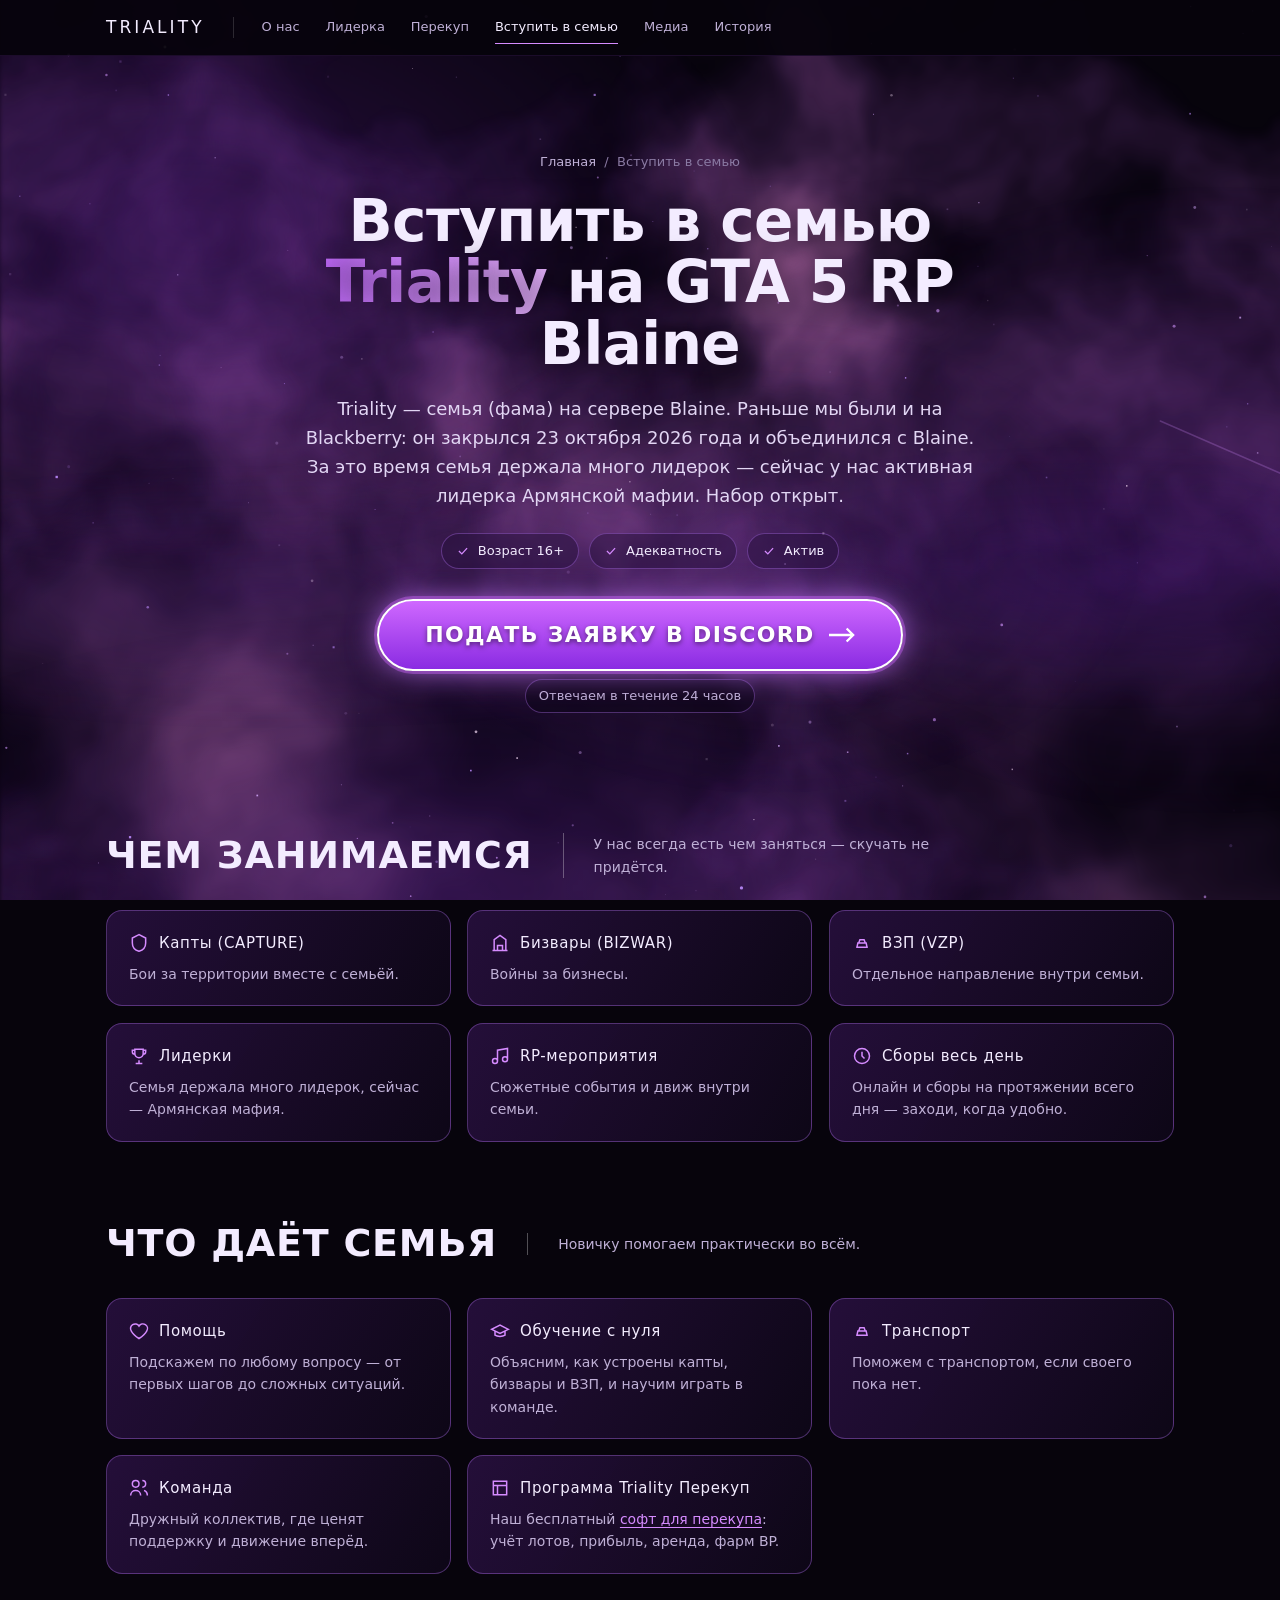
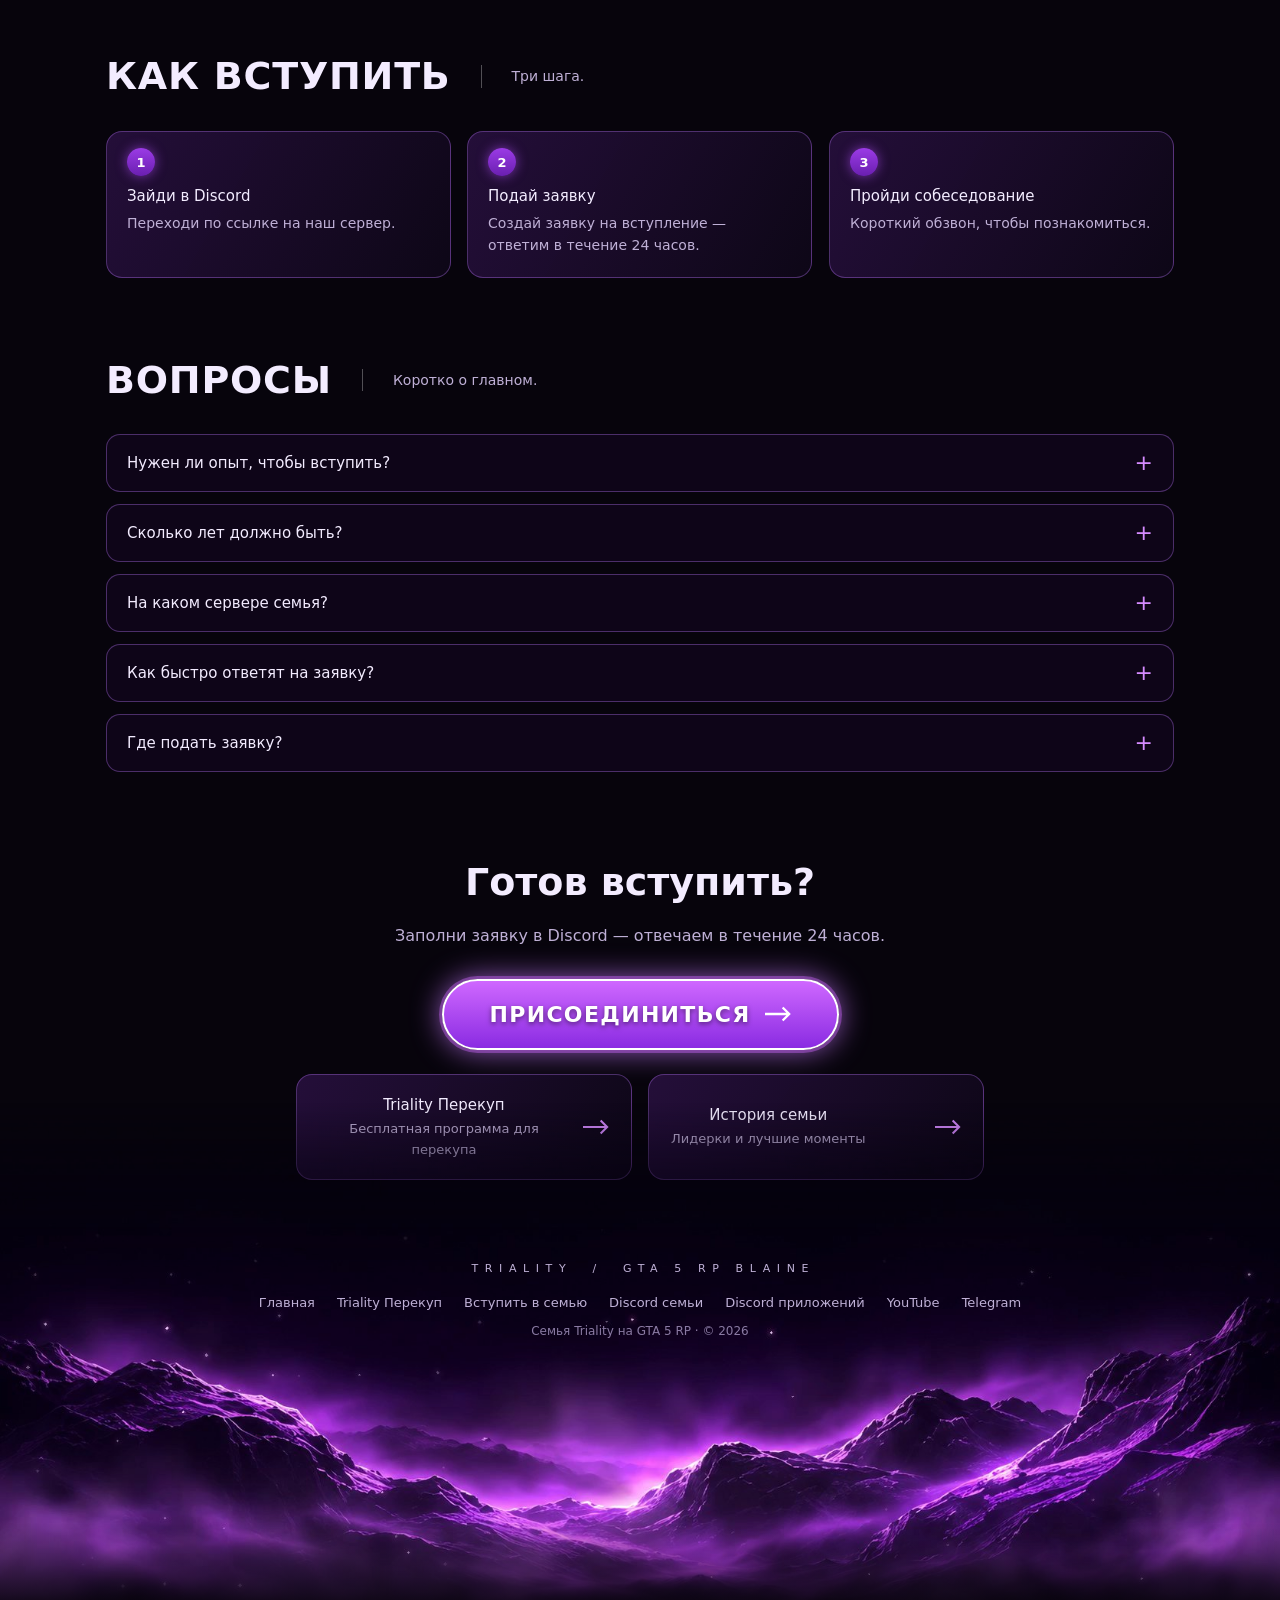
<file: join.html>
<!doctype html>
<html lang="ru">
<head>
<meta charset="utf-8">
<!-- Безопасность -->
<meta http-equiv="Content-Security-Policy" content="default-src 'none'; script-src 'self' https://gc.zgo.at; style-src 'self' 'unsafe-inline' https://fonts.googleapis.com; font-src https://fonts.gstatic.com; img-src 'self' data: https://triality.goatcounter.com/count; media-src 'self'; manifest-src 'self'; connect-src 'self' https://triality.goatcounter.com/count https://triality.goatcounter.com/counter/; base-uri 'none'; form-action 'none'; object-src 'none'; upgrade-insecure-requests">
<meta name="referrer" content="strict-origin-when-cross-origin">
<meta name="viewport" content="width=device-width, initial-scale=1, viewport-fit=cover">
<link rel="icon" href="/favicon.ico" sizes="any">
<link rel="icon" href="/favicon-32x32.png" type="image/png" sizes="32x32">
<link rel="icon" href="/favicon-16x16.png" type="image/png" sizes="16x16">
<link rel="apple-touch-icon" href="/apple-touch-icon.png">
<link rel="manifest" href="/site.webmanifest">
<title>Вступить в семью Triality — GTA 5 RP Blaine | Набор открыт</title>
<meta name="description" content="Набор в семью Triality на GTA 5 RP (сервер Blaine) открыт. Капты, бизвары, ВЗП, лидерки, RP-мероприятия, сборы весь день. Требования: 16+, адекватность, актив. Заявка в Discord.">
<link rel="canonical" href="https://trialityfamq.com/join">
<meta name="robots" content="index, follow">
<meta name="theme-color" content="#07040c">
<meta property="og:type" content="website">
<meta property="og:site_name" content="Triality">
<meta property="og:locale" content="ru_RU">
<meta property="og:url" content="https://trialityfamq.com/join">
<meta property="og:title" content="Вступить в семью Triality — GTA 5 RP Blaine">
<meta property="og:description" content="Набор открыт: капты, бизвары, ВЗП, лидерки. 16+, адекватность, актив. Заявка в Discord.">
<meta property="og:image" content="https://trialityfamq.com/og-image.jpg">
<meta property="og:image:width" content="1200">
<meta property="og:image:height" content="630">
<meta name="twitter:card" content="summary_large_image">
<meta name="twitter:title" content="Вступить в семью Triality — GTA 5 RP Blaine">
<meta name="twitter:description" content="Набор открыт: капты, бизвары, ВЗП, лидерки. 16+, адекватность, актив. Заявка в Discord.">
<meta name="twitter:image" content="https://trialityfamq.com/og-image.jpg">
<!-- Данные для Google и Яндекса (это не скрипт, браузер его не выполняет) -->
<script type="application/ld+json">
{"@context": "https://schema.org", "@graph": [{"@type": "FAQPage", "mainEntity": [{"@type": "Question", "name": "Нужен ли опыт, чтобы вступить?", "acceptedAnswer": {"@type": "Answer", "text": "Нет. Новичков учим с нуля — главное адекватность и желание быть в активе."}}, {"@type": "Question", "name": "Сколько лет должно быть?", "acceptedAnswer": {"@type": "Answer", "text": "Возраст — от 16 лет."}}, {"@type": "Question", "name": "На каком сервере семья?", "acceptedAnswer": {"@type": "Answer", "text": "На сервере Blaine (GTA 5 RP). Раньше семья была и на Blackberry — он закрылся 23 октября 2026 года и объединился с Blaine."}}, {"@type": "Question", "name": "Как быстро ответят на заявку?", "acceptedAnswer": {"@type": "Answer", "text": "Отвечаем в течение 24 часов."}}, {"@type": "Question", "name": "Где подать заявку?", "acceptedAnswer": {"@type": "Answer", "text": "В нашем Discord: создай заявку, дальше — собеседование (обзвон)."}}]}, {"@type": "BreadcrumbList", "itemListElement": [{"@type": "ListItem", "position": 1, "name": "Главная", "item": "https://trialityfamq.com/"}, {"@type": "ListItem", "position": 2, "name": "Вступить в семью", "item": "https://trialityfamq.com/join"}]}]}
</script>
<link rel="preconnect" href="https://fonts.googleapis.com">
<link rel="stylesheet" href="https://fonts.googleapis.com/css2?family=Michroma&family=Montserrat:ital,wght@0,500;1,800&family=Unbounded:wght@300;400;500;700;800&family=Manrope:wght@400;500;600;700&display=swap">
<link rel="stylesheet" href="/pages.css">
<link rel="stylesheet" href="/fx.css">
<script src="/intro.js"></script>
</head><body>
<div id="iv"><video src="/intro.mp4" muted playsinline preload="none" aria-hidden="true"></video><button class="pill solid" type="button">Пропустить</button></div>
<div class="fogfx" aria-hidden="true"><i></i><i></i><i></i><i></i><i></i></div>
<canvas id="stars" aria-hidden="true"></canvas>
<header>
  <div class="wrap nav">
    <a class="logo" href="/" aria-label="TRIALITY, на главную">TRIALITY</a>
    <nav aria-label="Разделы"><a href="/#about">О нас</a><a href="/#leader">Лидерка</a><a href="/perekup">Перекуп</a><a href="/join" aria-current="page">Вступить в семью</a><a href="/#media">Медиа</a><a href="/#history">История</a></nav>
    <div class="btns">
      <button class="burger" id="burger" aria-label="Меню" aria-expanded="false" aria-controls="mnav"><svg viewBox="0 0 24 24"><path d="M3 7h18M3 12h18M3 17h18"/></svg></button>
    </div>
  </div>
  <div class="wrap mnav" id="mnav"><div><a href="/#about">О нас</a><a href="/#leader">Лидерка</a><a href="/perekup">Перекуп</a><a href="/join" aria-current="page">Вступить в семью</a><a href="/#media">Медиа</a><a href="/#history">История</a></div></div>
</header>
<main id="top">
  <section class="wrap phero">
    <nav class="crumbs" aria-label="Навигация"><a href="/">Главная</a> &nbsp;/&nbsp; Вступить в семью</nav>
    <h1 class="rv">Вступить в семью <em>Triality</em> на GTA 5 RP Blaine</h1>
    <p class="lead rv">Triality — семья (фама) на сервере Blaine. Раньше мы были и на Blackberry: он закрылся 23 октября 2026 года и объединился с Blaine. За это время семья держала много лидерок — сейчас у нас активная лидерка Армянской мафии. Набор открыт.</p>
    <div class="tags rv"><span><svg viewBox="0 0 24 24" aria-hidden="true"><path d="m5 12 5 5 9-10"/></svg>Возраст 16+</span><span><svg viewBox="0 0 24 24" aria-hidden="true"><path d="m5 12 5 5 9-10"/></svg>Адекватность</span><span><svg viewBox="0 0 24 24" aria-hidden="true"><path d="m5 12 5 5 9-10"/></svg>Актив</span></div>
    <div class="cta rv"><a class="big" href="https://discord.gg/r8jFgSQWxs" target="_blank" rel="noopener noreferrer">ПОДАТЬ ЗАЯВКУ В DISCORD <svg viewBox="0 0 28 16" aria-hidden="true"><path d="M0 8h26M19 1l7 7-7 7"/></svg></a></div>
    <div class="meta rv"><span>Отвечаем в течение 24 часов</span></div>
  </section>

  <section class="wrap" id="activity">
    <div class="shead rv"><h2>ЧЕМ ЗАНИМАЕМСЯ</h2><p>У нас всегда есть чем заняться — скучать не придётся.</p></div>
    <div class="grid">
      <article class="card rv"><h3><svg viewBox="0 0 24 24" aria-hidden="true"><path d="M12 2 4 6v6c0 5 3.4 8.7 8 10 4.6-1.3 8-5 8-10V6z"/></svg>Капты (CAPTURE)</h3><p>Бои за территории вместе с семьёй.</p></article><article class="card rv"><h3><svg viewBox="0 0 24 24" aria-hidden="true"><path d="M3 21h18M5 21V8l7-5 7 5v13M9 21v-6h6v6"/></svg>Бизвары (BIZWAR)</h3><p>Войны за бизнесы.</p></article><article class="card rv"><h3><svg viewBox="0 0 24 24" aria-hidden="true"><path d="M5 17h14M6 17l1-5h10l1 5M8 12l1.5-4h5L16 12"/></svg>ВЗП (VZP)</h3><p>Отдельное направление внутри семьи.</p></article><article class="card rv"><h3><svg viewBox="0 0 24 24" aria-hidden="true"><path d="M8 21h8M12 17v4M7 4h10v5a5 5 0 0 1-10 0zM17 5h3v2a3 3 0 0 1-3 3M7 5H4v2a3 3 0 0 0 3 3"/></svg>Лидерки</h3><p>Семья держала много лидерок, сейчас — Армянская мафия.</p></article><article class="card rv"><h3><svg viewBox="0 0 24 24" aria-hidden="true"><path d="M9 18V5l12-2v13M9 18a3 3 0 1 1-6 0 3 3 0 0 1 6 0zM21 16a3 3 0 1 1-6 0 3 3 0 0 1 6 0z"/></svg>RP-мероприятия</h3><p>Сюжетные события и движ внутри семьи.</p></article><article class="card rv"><h3><svg viewBox="0 0 24 24" aria-hidden="true"><path d="M12 7v5l3 3M21 12a9 9 0 1 1-18 0 9 9 0 0 1 18 0"/></svg>Сборы весь день</h3><p>Онлайн и сборы на протяжении всего дня — заходи, когда удобно.</p></article>
    </div>
  </section>

  <section class="wrap" id="gives">
    <div class="shead rv"><h2>ЧТО ДАЁТ СЕМЬЯ</h2><p>Новичку помогаем практически во всём.</p></div>
    <div class="grid">
      <article class="card rv"><h3><svg viewBox="0 0 24 24" aria-hidden="true"><path d="M12 21s-7-4.4-9.3-9A5 5 0 0 1 12 6a5 5 0 0 1 9.3 6c-2.3 4.6-9.3 9-9.3 9z"/></svg>Помощь</h3><p>Подскажем по любому вопросу — от первых шагов до сложных ситуаций.</p></article><article class="card rv"><h3><svg viewBox="0 0 24 24" aria-hidden="true"><path d="M22 10 12 5 2 10l10 5 10-5zM6 12v5c3 2 9 2 12 0v-5"/></svg>Обучение с нуля</h3><p>Объясним, как устроены капты, бизвары и ВЗП, и научим играть в команде.</p></article><article class="card rv"><h3><svg viewBox="0 0 24 24" aria-hidden="true"><path d="M5 17h14M6 17l1-5h10l1 5M8 12l1.5-4h5L16 12M7 20h.01M17 20h.01"/></svg>Транспорт</h3><p>Поможем с транспортом, если своего пока нет.</p></article><article class="card rv"><h3><svg viewBox="0 0 24 24" aria-hidden="true"><path d="M8 11a4 4 0 1 0 0-8 4 4 0 0 0 0 8zM2 21c0-4 3-6 6-6s6 2 6 6M16 3a4 4 0 0 1 0 8M18 15c2 .5 4 2.5 4 6"/></svg>Команда</h3><p>Дружный коллектив, где ценят поддержку и движение вперёд.</p></article><article class="card rv"><h3><svg viewBox="0 0 24 24" aria-hidden="true"><path d="M4 4h16v16H4zM4 9h16M9 9v11"/></svg>Программа Triality Перекуп</h3><p>Наш бесплатный <a class="lnk" href="/perekup">софт для перекупа</a>: учёт лотов, прибыль, аренда, фарм BP.</p></article>
    </div>
  </section>

  <section class="wrap" id="how">
    <div class="shead rv"><h2>КАК ВСТУПИТЬ</h2><p>Три шага.</p></div>
    <ol class="steps">
      <li class="rv"><b>Зайди в Discord</b>Переходи по <a class="lnk" href="https://discord.gg/r8jFgSQWxs" target="_blank" rel="noopener noreferrer">ссылке на наш сервер</a>.</li>
      <li class="rv"><b>Подай заявку</b>Создай заявку на вступление — ответим в течение 24 часов.</li>
      <li class="rv"><b>Пройди собеседование</b>Короткий обзвон, чтобы познакомиться.</li>
    </ol>
  </section>

  <section class="wrap" id="faq">
    <div class="shead rv"><h2>ВОПРОСЫ</h2><p>Коротко о главном.</p></div>
    <div class="faq"><details class="rv"><summary>Нужен ли опыт, чтобы вступить?</summary><p>Нет. Новичков учим с нуля — главное адекватность и желание быть в активе.</p></details><details class="rv"><summary>Сколько лет должно быть?</summary><p>Возраст — от 16 лет.</p></details><details class="rv"><summary>На каком сервере семья?</summary><p>На сервере Blaine (GTA 5 RP). Раньше семья была и на Blackberry — он закрылся 23 октября 2026 года и объединился с Blaine.</p></details><details class="rv"><summary>Как быстро ответят на заявку?</summary><p>Отвечаем в течение 24 часов.</p></details><details class="rv"><summary>Где подать заявку?</summary><p>В нашем <a href="https://discord.gg/r8jFgSQWxs" target="_blank" rel="noopener noreferrer">Discord</a>: создай заявку, дальше — собеседование (обзвон).</p></details></div>
  </section>

  <section class="wrap final">
    <h2 class="rv">Готов вступить?</h2>
    <p class="rv">Заполни заявку в Discord — отвечаем в течение 24 часов.</p>
    <div class="cta rv"><a class="big" href="https://discord.gg/r8jFgSQWxs" target="_blank" rel="noopener noreferrer">ПРИСОЕДИНИТЬСЯ <svg viewBox="0 0 28 16" aria-hidden="true"><path d="M0 8h26M19 1l7 7-7 7"/></svg></a></div>
    <div class="more rv">
      <a href="/perekup"><span>Triality Перекуп<small>Бесплатная программа для перекупа</small></span><svg viewBox="0 0 28 16" aria-hidden="true"><path d="M0 8h26M19 1l7 7-7 7"/></svg></a>
      <a href="/#history"><span>История семьи<small>Лидерки и лучшие моменты</small></span><svg viewBox="0 0 28 16" aria-hidden="true"><path d="M0 8h26M19 1l7 7-7 7"/></svg></a>
    </div>
  </section>
</main>
<footer>
  <div class="foot-t">TRIALITY &nbsp;/&nbsp; GTA 5 RP BLAINE</div>
  <div class="foot-l">
    <a href="/">Главная</a>
    <a href="/perekup">Triality Перекуп</a>
    <a href="/join">Вступить в семью</a>
    <a href="https://discord.gg/r8jFgSQWxs" target="_blank" rel="noopener noreferrer">Discord семьи</a>
    <a href="https://discord.gg/trialitymods" target="_blank" rel="noopener noreferrer">Discord приложений</a>
    <a href="https://www.youtube.com/@PepezHSS" target="_blank" rel="noopener noreferrer">YouTube</a>
    <a href="https://t.me/trialitymods" target="_blank" rel="noopener noreferrer">Telegram</a>
  </div>
  <div class="copy">Семья Triality на GTA 5 RP · © 2026</div>
  <div class="ground" aria-hidden="true">
    <video id="groundVid" autoplay muted loop playsinline preload="metadata" poster="/ground-poster.jpg">
      <source src="/ground-loop.mp4" type="video/mp4">
    </video>
  </div>
</footer>
<script src="/pages.js" defer></script>
<script src="/fx.js" defer></script>
<!-- Счётчик посещений GoatCounter -->
<script data-goatcounter="https://triality.goatcounter.com/count" async src="https://gc.zgo.at/count.js"></script>
</body>
</html>
</file>
<file: fx.css>
/* Эффекты поверх сайта (логика в fx.js). Классы fx-* включает только fx.js:
   если скрипт не загрузился, сайт выглядит как раньше. */

/* ===== Кастомный курсор (только мышь) ===== */
html.fx-cur, html.fx-cur *{cursor:none!important}
.fx-dot,.fx-ring{position:fixed;left:0;top:0;z-index:10001;pointer-events:none;border-radius:50%;opacity:0;transition:opacity .3s}
.fx-dot{width:6px;height:6px;margin:-3px 0 0 -3px;background:#fff;box-shadow:0 0 10px #d58bff,0 0 20px rgba(180,77,255,.8)}
.fx-ring{width:38px;height:38px;margin:-19px 0 0 -19px;border:1.5px solid rgba(213,139,255,.75);
  box-shadow:0 0 14px rgba(180,77,255,.35),inset 0 0 10px rgba(180,77,255,.2);
  transition:opacity .3s,width .35s var(--ease),height .35s var(--ease),margin .35s var(--ease),background .35s,border-color .35s}
html.fx-on .fx-dot,html.fx-on .fx-ring{opacity:1}
/* над ссылкой или кнопкой кольцо растёт и заливается */
html.fx-hover .fx-ring{width:64px;height:64px;margin:-32px 0 0 -32px;background:rgba(180,77,255,.14);border-color:#f0cfff}
html.fx-down .fx-ring{width:28px;height:28px;margin:-14px 0 0 -14px}
/* над фото «Истории» — подпись в кольце */
.fx-ring::after{content:attr(data-label);position:absolute;inset:0;display:grid;place-items:center;font:600 10px/1 var(--f-head);letter-spacing:.12em;color:#fff;opacity:0;transition:opacity .25s}
html.fx-view .fx-ring{width:84px;height:84px;margin:-42px 0 0 -42px;background:rgba(120,40,200,.45);border-color:#f0cfff;-webkit-backdrop-filter:blur(3px);backdrop-filter:blur(3px)}
html.fx-view .fx-ring::after{opacity:1}

/* ===== Дым на фоне всего сайта (текстура рисуется в fx.js) ===== */
.fx-smoke{position:fixed;inset:0;z-index:0;pointer-events:none;overflow:hidden;opacity:0;animation:fxSmokeIn 3s 1s ease forwards}
.fx-smoke i{position:absolute;top:-10%;left:0;width:200%;height:120%;background-repeat:repeat;will-change:transform;filter:blur(2px)}
.fx-smoke i:nth-child(1){background-size:900px 900px;opacity:.55;animation:fxSmokeA 90s linear infinite}
.fx-smoke i:nth-child(2){background-size:1400px 1400px;opacity:.4;animation:fxSmokeB 130s linear infinite;background-position:400px 300px}
@keyframes fxSmokeIn{to{opacity:1}}
/* сдвиг ровно на размер плитки: цикл без скачка */
@keyframes fxSmokeA{from{transform:translate3d(0,0,0)}to{transform:translate3d(-900px,0,0)}}
@keyframes fxSmokeB{from{transform:translate3d(-1400px,0,0)}to{transform:translate3d(0,0,0)}}

/* искры за курсором */
#fxTrail{position:fixed;inset:0;width:100%;height:100%;z-index:10000;pointer-events:none}

/* ===== Буквы заголовков секций вылетают по очереди ===== */
.fx-split .fx-ch{display:inline-block;white-space:pre;opacity:0;transform:translateY(.6em) rotate(6deg);filter:blur(8px);
  transition:opacity .7s var(--ease),transform .9s var(--ease),filter .7s var(--ease);transition-delay:calc(var(--i)*35ms)}
.fx-split.fx-in .fx-ch{opacity:1;transform:none;filter:none}

/* ===== Шторка при переходе по меню ===== */
.fx-curtain{position:fixed;inset:0;z-index:60;pointer-events:none;display:grid;place-items:center;
  background:linear-gradient(180deg,#1a0a2b,#07040c 60%);clip-path:inset(100% 0 0 0);transition:clip-path .55s cubic-bezier(.7,0,.3,1)}
.fx-curtain b{font:400 clamp(28px,6vw,72px)/1 var(--f-logo);letter-spacing:.16em;color:var(--ink);text-shadow:0 0 30px rgba(200,140,255,.6);
  opacity:0;transform:translateY(20px);transition:opacity .4s,transform .55s var(--ease)}
.fx-curtain.in{clip-path:inset(0 0 0 0);pointer-events:auto}
.fx-curtain.in b{opacity:1;transform:none;transition-delay:.15s}
.fx-curtain.out{clip-path:inset(0 0 100% 0)}

/* ===== Магнитные кнопки: свойство translate не мешает их transform-анимациям ===== */
.fx-mag{transition-property:transform,box-shadow,border-color,background,filter,translate!important;transition-duration:.35s!important}
.fx-mag.fx-pull{transition-duration:.35s,.35s,.35s,.35s,.35s,.08s!important}
</file>
<file: pages.css>
/* Общие стили для отдельных страниц сайта (perekup/, join/). Главная страница использует свои стили в index.html. */
:root{
  --bg:#07040c; --ink:#f3ecff; --ink2:#bfb0d6; --muted:#8a7aa3;
  --vio:#b44dff; --vio2:#d58bff; --line:rgba(190,120,255,.35);
  --card:linear-gradient(120deg,rgba(40,16,62,.9),rgba(14,7,24,.95));
  --f-logo:"Michroma","Unbounded",system-ui,sans-serif;
  --f-head:"Unbounded","Arial Black",system-ui,sans-serif;
  --f-body:"Manrope",system-ui,-apple-system,"Segoe UI",sans-serif;
  --ease:cubic-bezier(.16,1,.3,1);
  color-scheme:dark;
}
*{box-sizing:border-box}
html{scroll-behavior:smooth;overflow-x:hidden;overflow-x:clip}
body{margin:0;-webkit-user-select:none;-moz-user-select:none;-ms-user-select:none;user-select:none;background:var(--bg);color:var(--ink);font-family:var(--f-body);font-size:16px;line-height:1.6;overflow-x:hidden;overflow-x:clip}
img{max-width:100%;display:block}[hidden]{display:none!important}
a{color:inherit;text-decoration:none}
button{font:inherit;color:inherit;cursor:pointer;background:none;border:0}
:focus-visible{outline:2px solid var(--vio2);outline-offset:3px}
.wrap{max-width:1100px;margin:0 auto;padding-left:max(16px,env(safe-area-inset-left,0px));padding-right:max(16px,env(safe-area-inset-right,0px))}
section{scroll-margin-top:80px}
main,header,footer{position:relative;z-index:1}

/* Фиолетовый туман на фоне, как на главной */
.fogfx{position:fixed;inset:0;z-index:0;pointer-events:none;overflow:hidden}
.fogfx i{position:absolute;display:block;border-radius:50%;will-change:transform;opacity:.4}
.fogfx i:nth-child(1){width:90vmax;height:55vmax;left:-30vmax;top:-10vmax;background:radial-gradient(closest-side,rgba(140,50,220,.6),transparent);animation:fogA 46s ease-in-out infinite alternate}
.fogfx i:nth-child(2){width:80vmax;height:50vmax;right:-35vmax;top:20vh;background:radial-gradient(closest-side,rgba(170,70,240,.5),transparent);animation:fogB 58s ease-in-out infinite alternate}
.fogfx i:nth-child(3){width:110vmax;height:45vmax;left:-20vmax;bottom:-22vmax;background:radial-gradient(closest-side,rgba(120,40,200,.6),transparent);animation:fogC 64s ease-in-out infinite alternate}
.fogfx i:nth-child(4){width:60vmax;height:38vmax;left:30vw;top:35vh;background:radial-gradient(closest-side,rgba(200,110,255,.3),transparent);animation:fogD 38s ease-in-out infinite alternate}
.fogfx i:nth-child(5){width:140vmax;height:30vmax;left:-20vmax;top:45vh;border-radius:40%;background:radial-gradient(50% 50% at 30% 50%,rgba(150,60,230,.4),transparent 70%),radial-gradient(40% 50% at 75% 45%,rgba(120,40,210,.4),transparent 70%);animation:fogE 30s linear infinite alternate}
@keyframes fogD{to{transform:translate(-26vw,22vh) scale(1.3)}}
@keyframes fogE{to{transform:translateX(-30vmax) translateY(-6vh)}}
#stars{position:fixed;inset:0;width:100%;height:100%;pointer-events:none;z-index:0}

/* Интро-видео (логика в intro.js, как на главной) */
#iv{display:none;position:fixed;inset:0;z-index:9999;background:#000}
html.iv #iv,#iv.out{display:block}
html.iv{overflow:hidden}
#iv video{display:block;width:100%;height:100%;object-fit:cover}
@media (orientation:portrait){#iv video{object-fit:contain}}
#iv .pill{position:absolute;z-index:1;top:max(16px,env(safe-area-inset-top,0px));right:max(16px,env(safe-area-inset-right,0px))}
#iv.out{opacity:0;transition:opacity .6s ease;pointer-events:none}
@keyframes fogA{to{transform:translate(28vw,18vh) scale(1.15)}}
@keyframes fogB{to{transform:translate(-30vw,-14vh) scale(1.2)}}
@keyframes fogC{to{transform:translate(22vw,-10vh) scale(.9)}}

/* Шапка */
header{position:sticky;top:0;z-index:20;background:rgba(7,4,12,.95);border-bottom:1px solid rgba(180,77,255,.12)}
.nav{display:flex;align-items:center;gap:28px;padding-block:14px}
.logo{font-family:var(--f-logo);letter-spacing:.18em;font-size:17px;transition:text-shadow .4s,color .3s}
.logo:hover{color:#fff;text-shadow:0 0 18px rgba(200,120,255,.9),0 0 36px rgba(180,77,255,.5)}
.nav nav{display:flex;gap:26px;padding-left:28px;border-left:1px solid rgba(255,255,255,.15);font-size:13px}
.nav nav a{position:relative;color:var(--ink2);transition:color .3s}
.nav nav a::after{content:"";position:absolute;left:0;right:0;bottom:-6px;height:1px;background:var(--vio2);transform:scaleX(0);transform-origin:left;transition:transform .45s var(--ease)}
.nav nav a:hover,.nav nav a[aria-current=page]{color:var(--ink)}
.nav nav a:hover::after,.nav nav a[aria-current=page]::after{transform:scaleX(1)}
.nav .btns{margin-left:auto;display:flex;gap:10px;align-items:center}
.pill{display:inline-block;border-radius:99px;padding:8px 20px;font-size:13px;border:1px solid rgba(255,255,255,.35);transition:box-shadow .35s,border-color .35s,transform .35s var(--ease)}
.pill:hover{border-color:var(--vio2);box-shadow:0 0 18px rgba(180,77,255,.55);transform:translateY(-1px)}
.pill.solid{background:linear-gradient(180deg,#9b3be6,#6a1fb0);border-color:#c27aff;box-shadow:0 0 14px rgba(180,77,255,.45)}
.burger{display:none;width:40px;height:40px;border-radius:50%;border:1px solid rgba(255,255,255,.3);place-items:center}
.burger svg{width:18px;height:18px;stroke:currentColor;stroke-width:1.6;fill:none}
.mnav{display:none}

/* Первый экран страницы */
.phero{padding:clamp(48px,8vw,96px) 0 clamp(24px,4vw,40px);text-align:center}
.crumbs{font-size:13px;color:var(--muted);margin-bottom:18px}
.crumbs a{color:var(--ink2)}.crumbs a:hover{color:var(--vio2)}
.phero h1{margin:0 auto;max-width:20ch;font-family:var(--f-head);font-weight:700;font-size:clamp(30px,5.2vw,58px);line-height:1.06;letter-spacing:-.01em;text-shadow:0 4px 30px rgba(0,0,0,.6)}
.phero h1 em{font-style:normal;background:linear-gradient(90deg,#c46bff,#e7b3ff,#a43cf0,#c46bff);background-size:300% 100%;-webkit-background-clip:text;background-clip:text;color:transparent;animation:hue 6s linear infinite}
@keyframes hue{to{background-position:300% 0}}
.phero .lead{margin:20px auto 0;max-width:60ch;color:#e2d6f4;font-size:clamp(15px,1.6vw,18px)}
.tags{display:flex;justify-content:center;gap:10px;flex-wrap:wrap;margin-top:22px}
.tags span{display:inline-flex;align-items:center;gap:8px;font-size:13px;padding:7px 14px;border-radius:99px;border:1px solid var(--line);background:rgba(40,16,62,.5)}
.tags svg{width:14px;height:14px;stroke:var(--vio2);fill:none;stroke-width:2.2}

/* Большая кнопка */
.cta{display:flex;justify-content:center;align-items:center;gap:16px 22px;flex-wrap:wrap;margin:30px 0 8px}
.big{position:relative;overflow:hidden;display:inline-flex;align-items:center;justify-content:center;gap:14px;padding:16px 46px;min-height:60px;border-radius:99px;
  font-family:var(--f-head);font-weight:800;font-size:clamp(16px,2vw,22px);letter-spacing:.06em;color:#fff;border:2px solid #fff;
  background:linear-gradient(180deg,#cf68ff 0%,#8a2be2 100%);box-shadow:0 0 0 3px rgba(207,104,255,.4),0 0 30px rgba(200,120,255,.8);
  transition:transform .28s var(--ease),filter .28s,box-shadow .28s;text-shadow:0 2px 5px rgba(0,0,0,.5)}
.big:hover{transform:translateY(-3px) scale(1.03);filter:brightness(1.12);box-shadow:0 0 0 4px rgba(230,150,255,.6),0 0 40px rgba(220,150,255,1)}
.big svg{width:26px;height:16px;stroke:#fff;fill:none;stroke-width:2.5;transition:transform .35s var(--ease)}
.big:hover svg{transform:translateX(8px)}
.meta{display:flex;justify-content:center;gap:10px;flex-wrap:wrap;font-size:13px;color:var(--ink2)}
.meta>span{display:inline-flex;align-items:center;gap:7px;padding:6px 13px;border-radius:99px;border:1px solid var(--line);background:rgba(14,6,26,.6)}
.meta b{color:#fff;font-family:var(--f-head);font-weight:700;font-variant-numeric:tabular-nums}
.meta svg{width:14px;height:14px;stroke:var(--vio2);fill:none;stroke-width:2.2}

/* Заголовки разделов */
.shead{display:flex;align-items:center;gap:30px;margin:72px 0 24px}
.shead h2{font-family:var(--f-head);font-weight:700;font-size:clamp(24px,3.6vw,38px);margin:0;letter-spacing:.02em}
.shead p{margin:0;font-size:14px;color:var(--ink2);max-width:46ch;border-left:1px solid rgba(255,255,255,.3);padding-left:30px}

/* Карточки */
.grid{display:grid;grid-template-columns:repeat(auto-fill,minmax(300px,1fr));gap:16px}
.grid.two{grid-template-columns:repeat(auto-fill,minmax(420px,1fr))}
.card{position:relative;border:1px solid var(--line);border-radius:16px;padding:20px 22px;background:var(--card);transition:transform .45s var(--ease),border-color .35s,box-shadow .45s}
.card:hover{transform:translateY(-4px);border-color:rgba(214,150,255,.7);box-shadow:0 12px 32px -12px rgba(180,77,255,.7)}
.card h3{display:flex;align-items:center;gap:10px;margin:0 0 8px;font-family:var(--f-head);font-weight:500;font-size:15px;letter-spacing:.04em}
.card h3 svg{width:20px;height:20px;flex:none;stroke:var(--vio2);fill:none;stroke-width:1.8}
.card p,.card li{margin:0;font-size:14px;color:var(--ink2)}
.card ul{margin:0;padding-left:18px}
.card li+li{margin-top:4px}

/* Скриншоты */
.shots{display:grid;grid-template-columns:repeat(auto-fill,minmax(320px,1fr));gap:18px}
.shot{margin:0;border-radius:14px;overflow:hidden;border:1px solid var(--line);background:#0d0716;transition:transform .45s var(--ease),box-shadow .45s,border-color .35s}
.shot:hover{transform:translateY(-4px);border-color:rgba(214,150,255,.7);box-shadow:0 16px 36px -14px rgba(180,77,255,.8)}
.shot a{display:block}
.shot img{width:100%;height:auto;aspect-ratio:1474/875;object-fit:cover}
.shot figcaption{padding:12px 16px;font-size:13px;color:var(--ink2)}
.shot figcaption b{display:block;color:var(--ink);font-family:var(--f-head);font-weight:500;font-size:14px;margin-bottom:2px}

/* Шаги */
.steps{list-style:none;margin:0;padding:0;display:grid;grid-template-columns:repeat(auto-fit,minmax(230px,1fr));gap:16px;counter-reset:s}
.steps li{position:relative;counter-increment:s;border:1px solid var(--line);border-radius:16px;padding:52px 20px 20px;background:var(--card);font-size:14px;color:var(--ink2)}
.steps li::before{content:counter(s);position:absolute;left:20px;top:16px;width:28px;height:28px;border-radius:50%;display:grid;place-items:center;
  font:700 13px/1 var(--f-head);color:#fff;background:linear-gradient(180deg,#9b3be6,#6a1fb0);box-shadow:0 0 12px rgba(180,77,255,.6)}
.steps b{display:block;color:var(--ink);font-family:var(--f-head);font-weight:500;font-size:15px;margin-bottom:4px}

/* Вопросы и ответы */
.faq{display:grid;gap:12px}
.faq details{border:1px solid var(--line);border-radius:14px;background:rgba(20,8,34,.6);transition:border-color .3s}
.faq details[open]{border-color:rgba(214,150,255,.7)}
.faq summary{cursor:pointer;list-style:none;padding:16px 50px 16px 20px;position:relative;font-family:var(--f-head);font-weight:500;font-size:15px}
.faq summary::-webkit-details-marker{display:none}
.faq summary::after{content:"+";position:absolute;right:20px;top:50%;translate:0 -50%;font-size:22px;color:var(--vio2);transition:rotate .3s var(--ease)}
.faq details[open] summary::after{rotate:45deg}
.faq details p{margin:0;padding:0 20px 18px;font-size:14px;color:var(--ink2)}
.faq a,.card a.lnk,.prose a{color:var(--vio2);text-decoration:underline;text-underline-offset:3px}

/* Текстовый блок */
.prose{max-width:780px;font-size:15px;color:#e2d6f4}
.prose p{margin:0 0 14px}

/* Блок-призыв внизу страницы */
.final{text-align:center;margin:80px auto 40px;max-width:720px}
.final h2{font-family:var(--f-head);font-weight:700;font-size:clamp(24px,3.6vw,38px);margin:0}
.final p{color:var(--ink2);margin:10px auto 0}

/* Ссылки на другие страницы */
.more{display:grid;grid-template-columns:repeat(auto-fit,minmax(260px,1fr));gap:16px;margin-top:24px}
.more a{display:flex;align-items:center;justify-content:space-between;gap:14px;padding:18px 22px;border-radius:16px;border:1px solid var(--line);background:var(--card);
  font-family:var(--f-head);font-weight:500;font-size:15px;transition:transform .4s var(--ease),border-color .3s,box-shadow .4s}
.more a:hover{transform:translateY(-3px);border-color:rgba(214,150,255,.7);box-shadow:0 12px 28px -12px rgba(180,77,255,.7)}
.more small{display:block;font-family:var(--f-body);font-weight:400;font-size:13px;color:var(--ink2);margin-top:2px}
.more svg{width:26px;height:16px;flex:none;stroke:var(--vio2);fill:none;stroke-width:2.2}

/* Подвал */
footer{text-align:center;padding-top:40px;margin-top:40px;isolation:isolate}
footer>*:not(.ground){position:relative;z-index:2}
.ground{position:relative;z-index:0;height:clamp(240px,40vw,560px);margin-top:clamp(-260px,-20vw,-120px);overflow:hidden;pointer-events:none;
  -webkit-mask:linear-gradient(to bottom,transparent 0,rgba(0,0,0,.5) 14%,#000 34%);mask:linear-gradient(to bottom,transparent 0,rgba(0,0,0,.5) 14%,#000 34%)}
.ground video{position:absolute;inset:0;width:100%;height:100%;object-fit:cover;object-position:center 72%;display:block;pointer-events:none}
.ground::after{content:"";position:absolute;inset:auto 0 0;height:18%;background:linear-gradient(transparent,var(--bg))}
.foot-t{font-family:var(--f-head);font-weight:300;font-size:11px;letter-spacing:.6em;color:var(--ink2);padding-left:.6em}
.foot-l{display:flex;justify-content:center;flex-wrap:wrap;gap:10px 22px;margin:16px 0 8px;font-size:13px}
.foot-l a{color:var(--ink2);transition:color .3s}.foot-l a:hover{color:var(--vio2)}
.copy{font-size:12px;color:var(--muted);padding-bottom:18px}

/* Появление при прокрутке (включает pages.js) */
.rv{transition:opacity .9s var(--ease),transform .9s var(--ease)}
.rv.pre{opacity:.2;transform:translateY(30px)}

@media (max-width:860px){
  .nav nav,.nav .btns .pill:not(.solid){display:none}
  .burger{display:grid}
  .mnav{display:grid;grid-template-rows:0fr;transition:grid-template-rows .45s var(--ease)}
  .mnav>div{overflow:hidden}
  .mnav.open{grid-template-rows:1fr}
  .mnav a{display:block;padding:12px 0;border-top:1px solid rgba(255,255,255,.08);font-size:15px}
  .shead{flex-direction:column;align-items:flex-start;gap:10px}.shead p{border-left:0;padding-left:0}
  .grid.two{grid-template-columns:1fr}
  .shots{grid-template-columns:1fr}
  .big{padding:15px 28px}
}
@media (max-width:420px){.logo{font-size:14px}.pill.solid{padding:7px 12px;font-size:12px}.grid{grid-template-columns:1fr}}


/* ===== 3D-наклон карточек за курсором — как на главной (включает pages.js, только для мыши) ===== */
.tilt{position:relative}
html .tilt:not(.pre){transform:perspective(1100px) rotateX(var(--rx,0deg)) rotateY(var(--ry,0deg)) translateY(var(--lift,0px));
  transition:transform .6s var(--ease),box-shadow .5s,border-color .35s,opacity .9s var(--ease)}
.tilt:hover{--lift:-6px}
html .tilt.tilting:not(.pre){transition:transform .12s linear,box-shadow .5s,border-color .35s,opacity .9s var(--ease)}
.tilt-layer{translate:calc(var(--mx,0) * var(--d,0) * 1px) calc(var(--my,0) * var(--d,0) * 1px);transition:transform .9s var(--ease),translate .6s var(--ease)}
.tilting .tilt-layer{transition:transform .9s var(--ease),translate .12s linear}
.tilt-glare{position:absolute;inset:0;z-index:30;border-radius:inherit;pointer-events:none;opacity:0;transition:opacity .4s;
  background:radial-gradient(520px circle at var(--gx,50%) var(--gy,50%),rgba(225,170,255,.16),transparent 45%)}
.tilt:hover .tilt-glare{opacity:1}
/* скриншот чуть увеличивается, чтобы при сдвиге не было пустых краёв */
.shot img{transition:transform .9s var(--ease),translate .6s var(--ease)}
.shot.tilt:hover img{transform:scale(1.06)}
.shot a{overflow:hidden}
</file>
